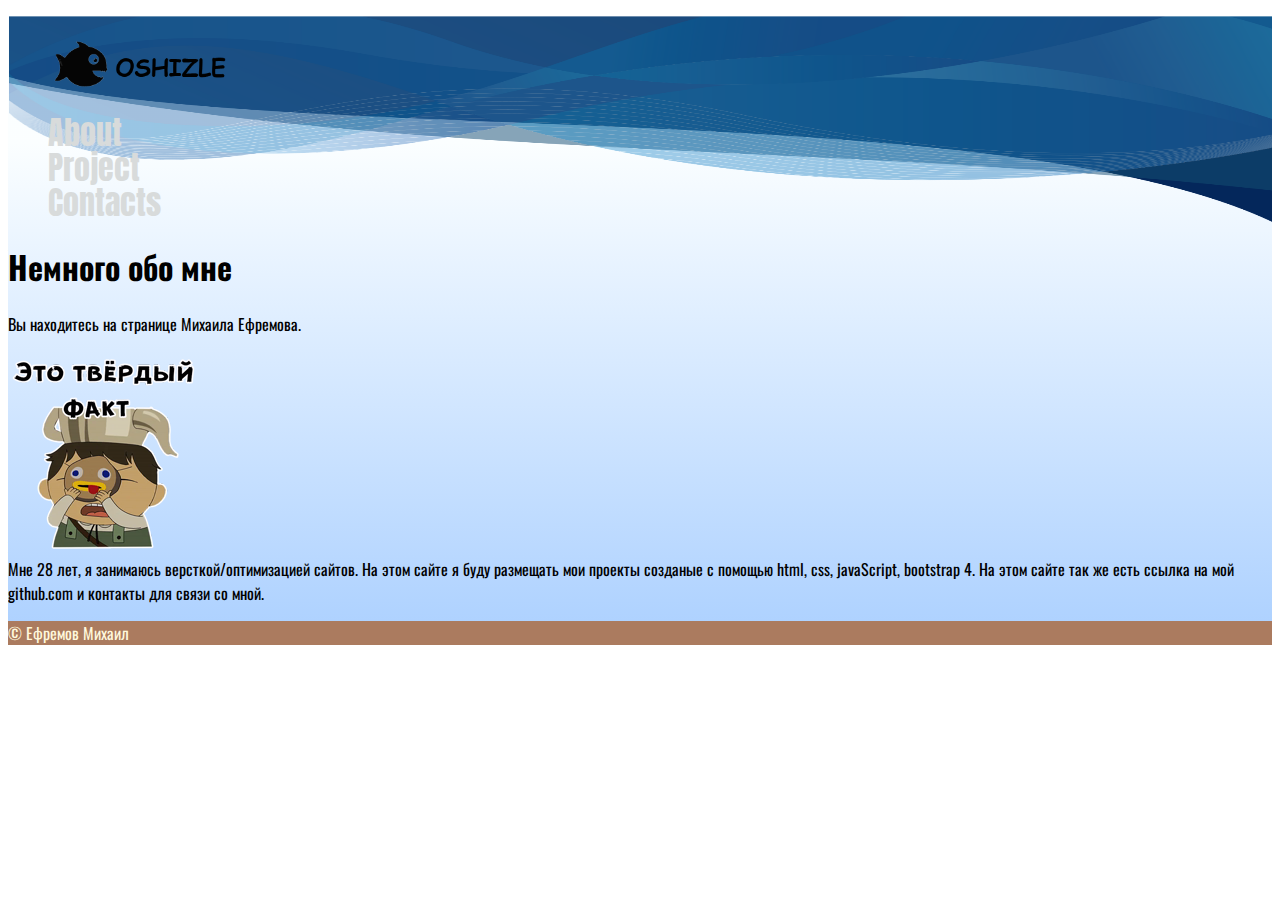
<file: index.html>
<!DOCTYPE html>
<html>

<head>
    <meta charset="utf-8">
    <meta name="viewport" content="width=device-width, initial-scale=1, shrink-to-fit=no">
    <link href="https://fonts.googleapis.com/css2?family=Anton&display=swap" rel="stylesheet">
    <link href="https://fonts.googleapis.com/css2?family=Oswald:wght@200;400&display=swap" rel="stylesheet">
    <link rel="stylesheet" href="css/mainStyle.css">
    <link rel="stylesheet" href="css/uniStyle.css">
    <link rel="stylesheet" href="https://stackpath.bootstrapcdn.com/bootstrap/4.5.0/css/bootstrap.min.css"
        integrity="sha384-9aIt2nRpC12Uk9gS9baDl411NQApFmC26EwAOH8WgZl5MYYxFfc+NcPb1dKGj7Sk" crossorigin="anonymous">
    <title>main</title>
</head>

<body>
    <div class="container-fluid">
        <div class="backgroundBody">
            <header>
                <div class="py-5">
                    <nav>
                        <ul class=" row d-flex justify-content-start align-items-center">
                            <li class="mx-2 col-sm-2 my-1"><img src="images/logo2.png" alt="logo" class="rounded logo"></li>
                            <li id="a" class="mx-2 col-sm-2 my-1"><a href="index.html" class="links">About</a></li>
                            <li id="b" class="mx-2 col-sm-2 my-1"><a href="projects.html" class="links">Project</a></li>
                            <li id="c" class="mx-2 col-sm-2 my-1"><a href="contact.html" class="links">Contacts</a></li>
                        </ul>
                    </nav>

                </div>
            </header>

            <main class="container">
                <section class="row d-flex justify-content-center">

                    <div class="col-sm-10 ">
                        <div class="col-sm-8">
                            <h1 id="about"><b>Немного обо мне</b></h1>
                            <div>
                                <p>Вы находитесь на странице Михаила Ефремова.</p>
                                <img src="images/52.png">
                            </div>
                        </div>

                        <div class="col-sm-8">
                            Мне 28 лет, я занимаюсь версткой/оптимизацией сайтов.
                            На этом сайте я буду размещать мои проекты созданые с помощью html, css, javaScript,
                            bootstrap 4.
                            На этом сайте так же есть ссылка на мой github.com и
                            контакты для связи со мной.</p>
                        </div>
                    </div>
                    <section>

            </main>
            <footer class="py-5 d-flex justify-content-center footerbg">
                &copy; Ефремов Михаил


            </footer>
        </div>
    </div>

</body>

</html>
</file>
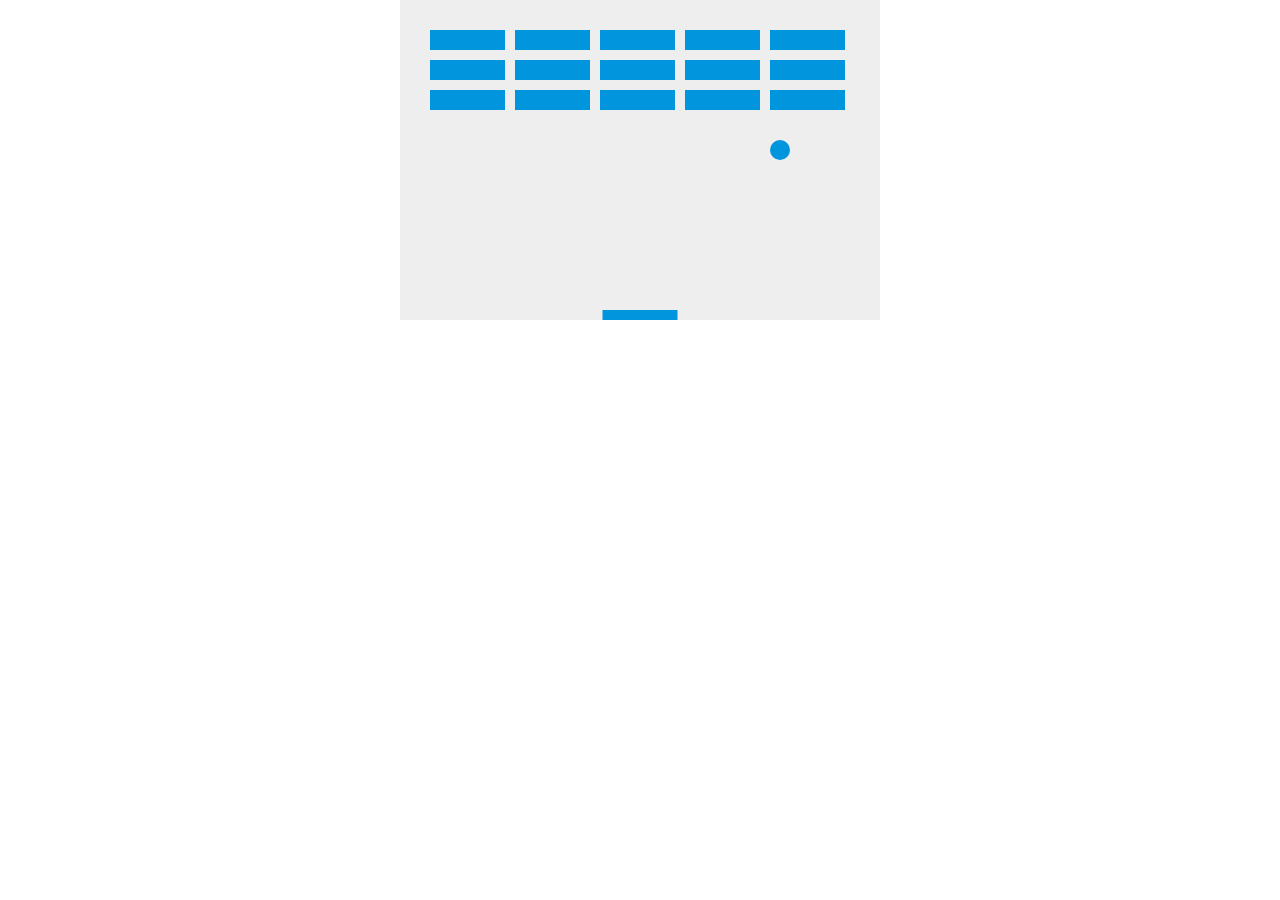
<file: game/index.html>
<!DOCTYPE html>
<html>

<head>
    <meta charset="utf-8" />
    <title>Gamedev Canvas Workshop</title>
    <style>
        * {
            padding: 0;
            margin: 0;
        }

        canvas {
            background: #eee;
            display: block;
            margin: 0 auto;
        }
    </style>
</head>

<body>

    <canvas id="myCanvas" width="480" height="320"></canvas>

    <script>
       var canvas = document.getElementById("myCanvas");
var ctx = canvas.getContext("2d");
var ballRadius = 10;
var x = canvas.width/2;
var y = canvas.height-30;
var dx = 2;
var dy = -2;
var paddleHeight = 10;
var paddleWidth = 75;
var paddleX = (canvas.width-paddleWidth)/2;
var rightPressed = false;
var leftPressed = false;
var brickRowCount = 3;
var brickColumnCount = 5;
var brickWidth = 75;
var brickHeight = 20;
var brickPadding = 10;
var brickOffsetTop = 30;
var brickOffsetLeft = 30;

var bricks = [];
for(var c=0; c<brickColumnCount; c++) {
    bricks[c] = [];
    for(var r=0; r<brickRowCount; r++) {
        bricks[c][r] = { x: 0, y: 0 };
    }
}

document.addEventListener("keydown", keyDownHandler, false);
document.addEventListener("keyup", keyUpHandler, false);

function keyDownHandler(e) {
    if(e.keyCode == 39) {
        rightPressed = true;
    }
    else if(e.keyCode == 37) {
        leftPressed = true;
    }
}
function keyUpHandler(e) {
    if(e.keyCode == 39) {
        rightPressed = false;
    }
    else if(e.keyCode == 37) {
        leftPressed = false;
    }
}

function drawBall() {
    ctx.beginPath();
    ctx.arc(x, y, ballRadius, 0, Math.PI*2);
    ctx.fillStyle = "#0095DD";
    ctx.fill();
    ctx.closePath();
}
function drawPaddle() {
    ctx.beginPath();
    ctx.rect(paddleX, canvas.height-paddleHeight, paddleWidth, paddleHeight);
    ctx.fillStyle = "#0095DD";
    ctx.fill();
    ctx.closePath();
}
function drawBricks() {
    for(var c=0; c<brickColumnCount; c++) {
        for(var r=0; r<brickRowCount; r++) {
            var brickX = (c*(brickWidth+brickPadding))+brickOffsetLeft;
            var brickY = (r*(brickHeight+brickPadding))+brickOffsetTop;
            bricks[c][r].x = brickX;
            bricks[c][r].y = brickY;
            ctx.beginPath();
            ctx.rect(brickX, brickY, brickWidth, brickHeight);
            ctx.fillStyle = "#0095DD";
            ctx.fill();
            ctx.closePath();
        }
    }
}

function draw() {
    ctx.clearRect(0, 0, canvas.width, canvas.height);
    drawBricks();
    drawBall();
    drawPaddle();
    
    if(x + dx > canvas.width-ballRadius || x + dx < ballRadius) {
        dx = -dx;
    }
    if(y + dy < ballRadius) {
        dy = -dy;
    }
    else if(y + dy > canvas.height-ballRadius) {
        if(x > paddleX && x < paddleX + paddleWidth) {
           if(y= y-paddleHeight){
            dy = -dy  ;
			 }
        }
        else {
            alert("GAME OVER");
            document.location.reload();
        }
    }
    
    if(rightPressed && paddleX < canvas.width-paddleWidth) {
        paddleX += 7;
    }
    else if(leftPressed && paddleX > 0) {
        paddleX -= 7;
    }
    
    x += dx;
    y += dy;
}

setInterval(draw, 10);
    </script>

</body>

</html>
</file>
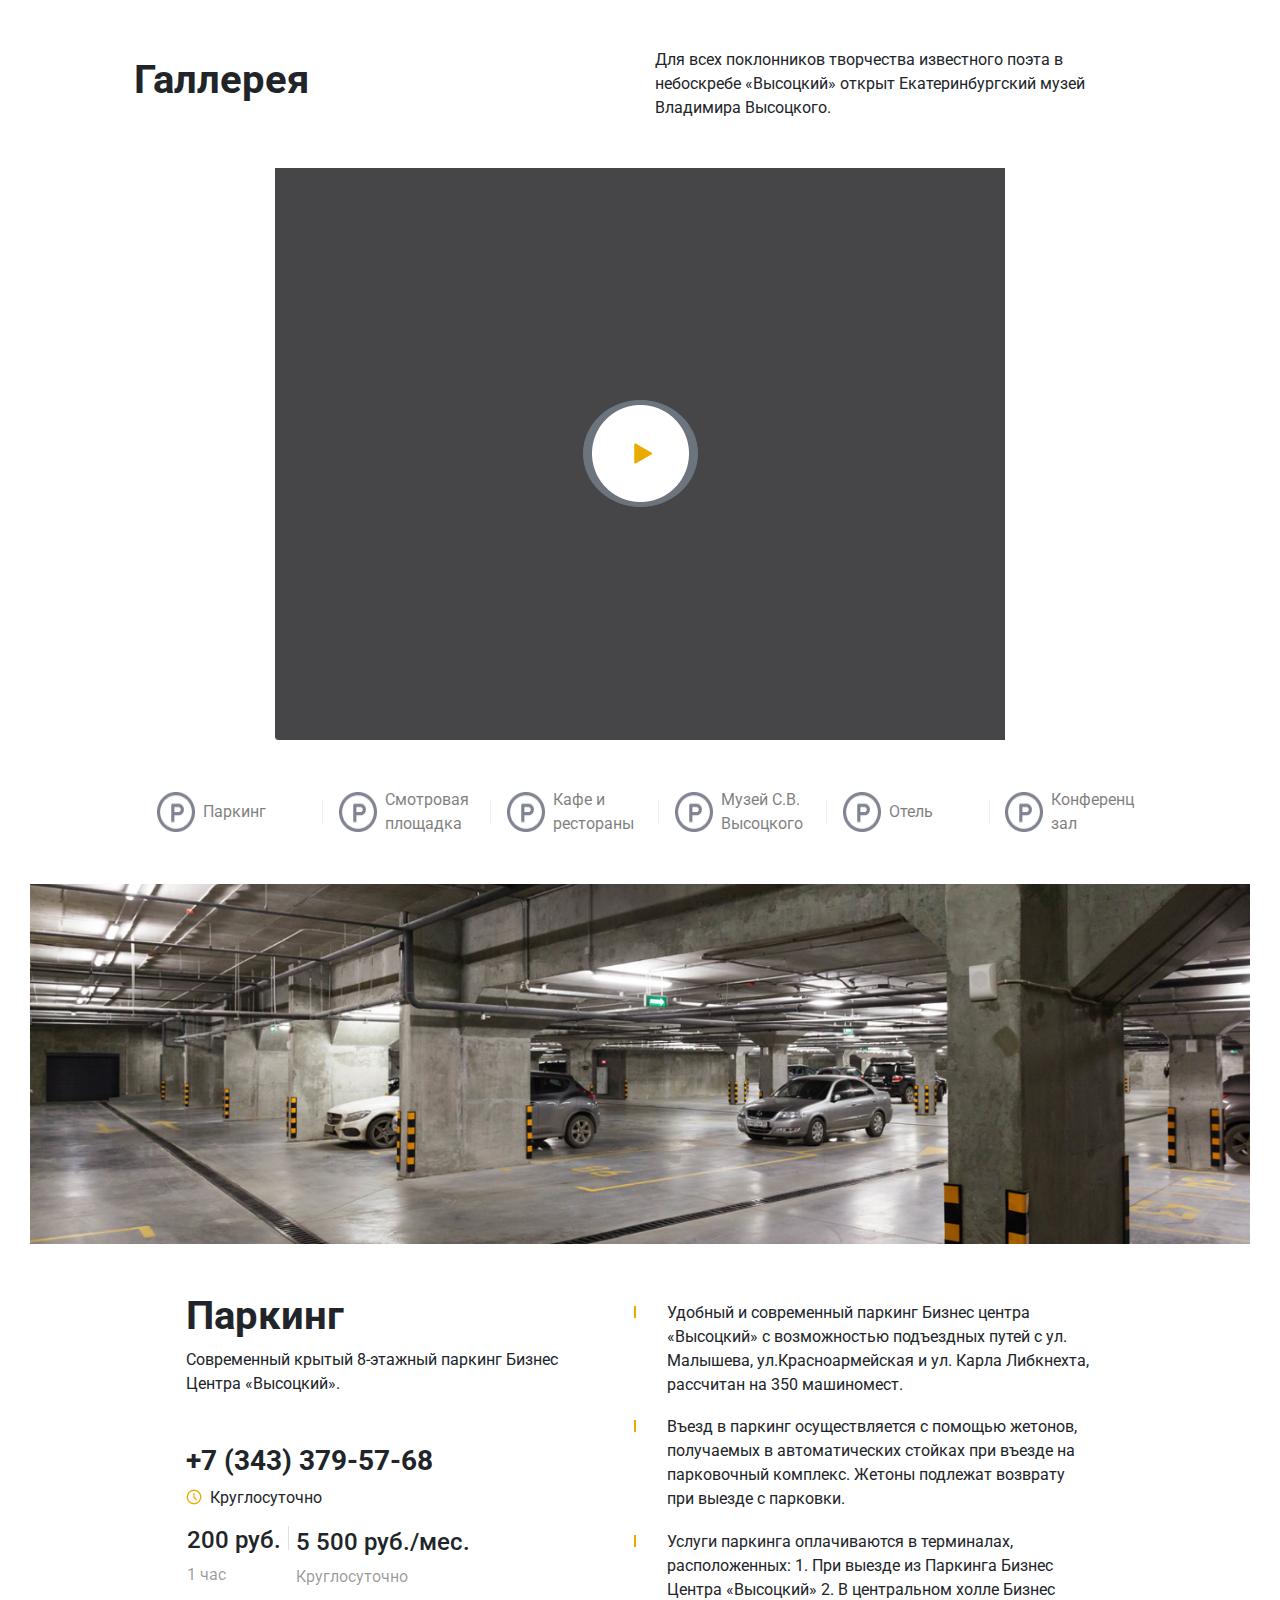
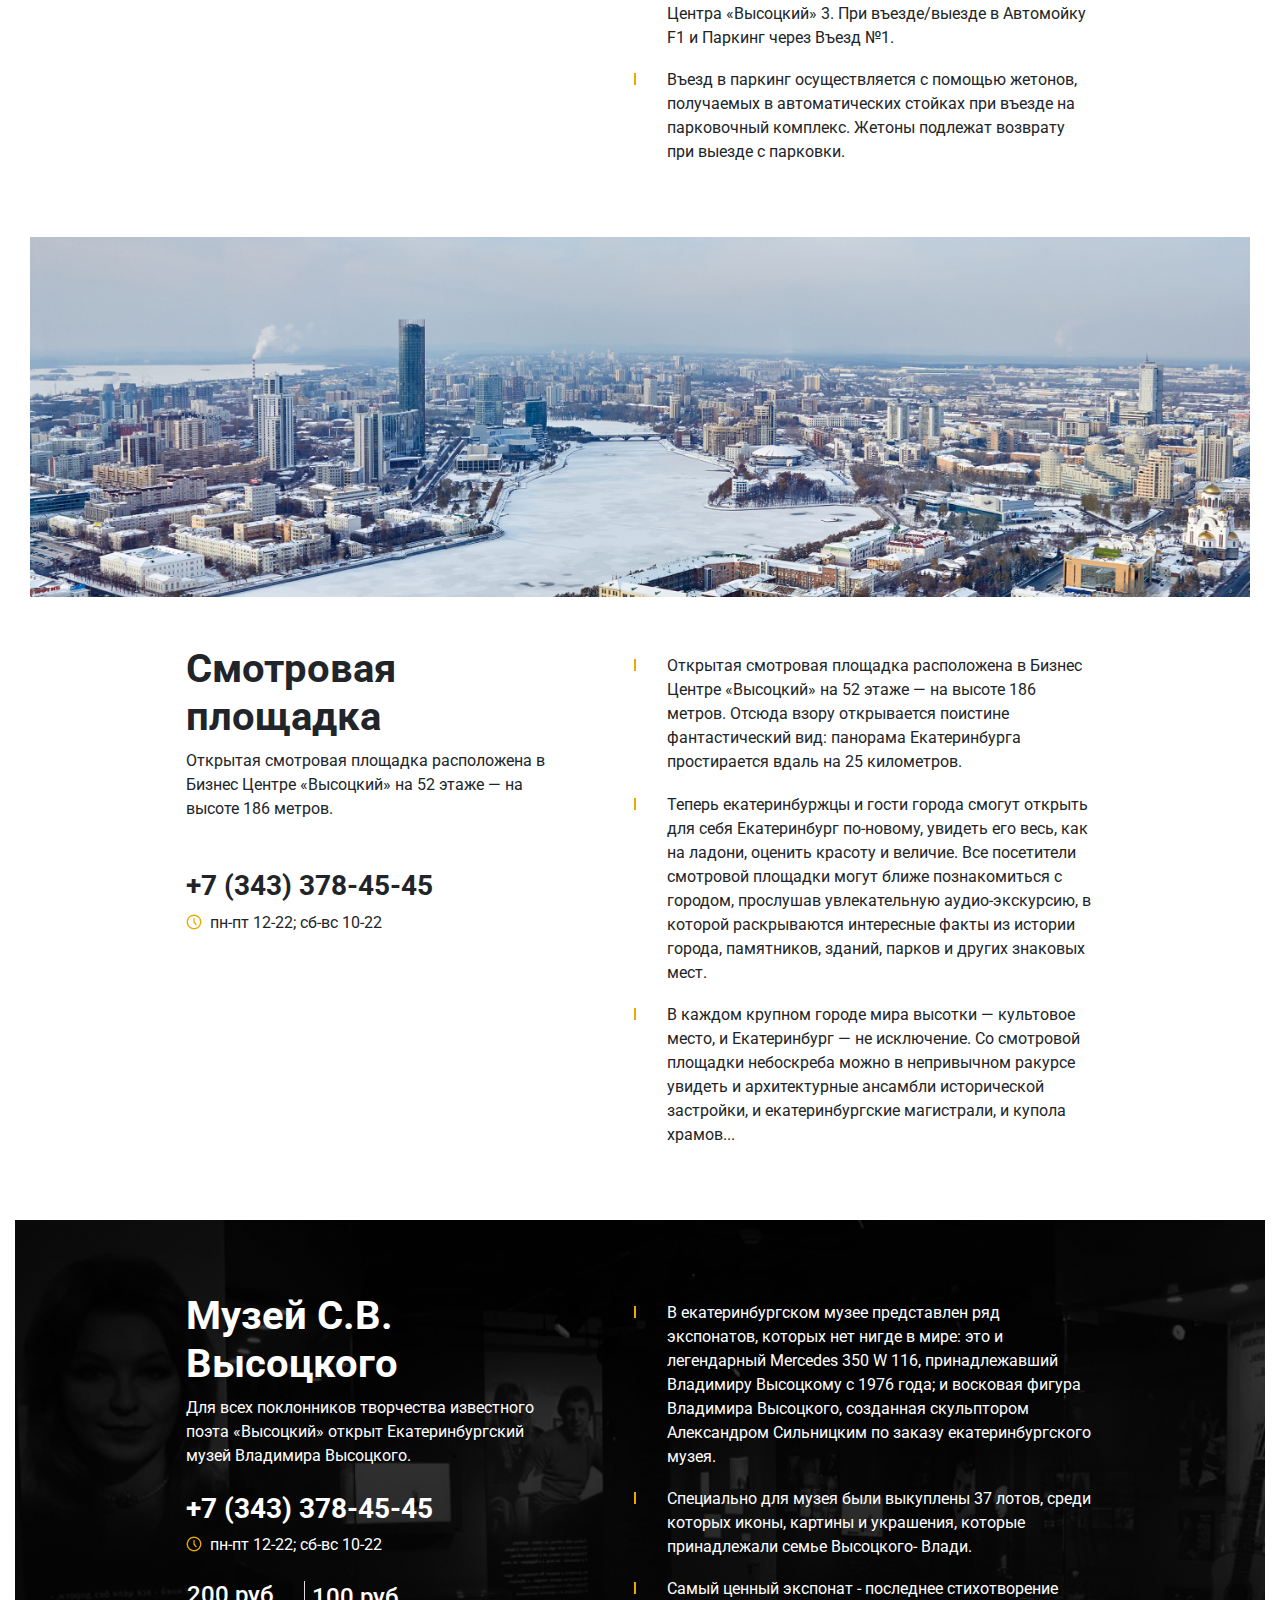
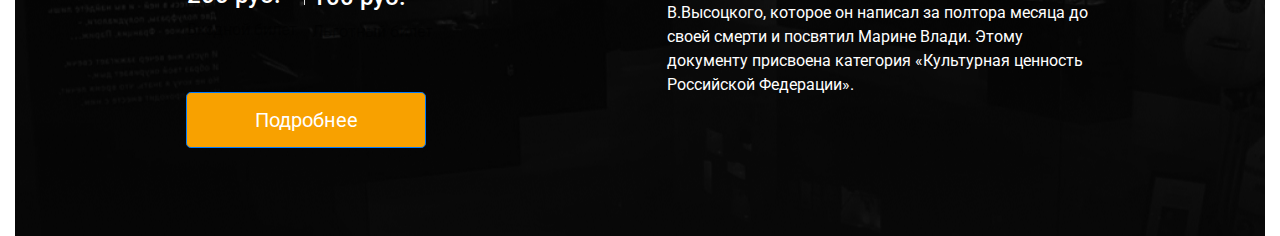
<file: projects/muz/index.html>
<!doctype html>
<html lang="en">

<head>
    <!-- Required meta tags -->
    <meta charset="utf-8">
    <meta name="viewport" content="width=device-width, initial-scale=1, shrink-to-fit=no">

    <!-- Bootstrap CSS -->
    <link rel="stylesheet" href="https://stackpath.bootstrapcdn.com/bootstrap/4.5.2/css/bootstrap.min.css"
        integrity="sha384-JcKb8q3iqJ61gNV9KGb8thSsNjpSL0n8PARn9HuZOnIxN0hoP+VmmDGMN5t9UJ0Z" crossorigin="anonymous">
    <link href="https://fonts.googleapis.com/css2?family=Roboto&display=swap" rel="stylesheet">
    <style>
        .bottom-bg {
            background-image: url("image/background-footer.png");
            width: 100%;
        }

        html {
            min-width: 23.4rem;
        }

        body {

            font-family: 'Roboto', sans-serif;
        }

        a {
            text-decoration: none;
            color: black;
        }

        a:hover {
            text-decoration: none;
            color: black;
        }

        .opacity-gray {
            opacity: 0.5;
        }

        .opacity-gray:hover {
            opacity: 1;
        }

        .gray {
            color: rgba(0, 0, 0, 0.404);
        }

        .white {
            color: white;
        }

        .img-head {
            width: 95%;
            height: 95%;
            max-width: 17.6rem;
            max-height: 17.6rem;
        }

        .img-fluid {
            width: 100%;
            height: 60%;
        }

        .btn-size-color {
            background: rgb(248, 161, 0);
            width: 15rem;
            height: 3.5rem;
        }

        .bg-btn {
            background-image: url("image/video-img.png");
            width: 100%;
            height: 35.72rem;
        }

        .btn-rds {
            border-radius: 50%;
        }

        .marker-nav {
            list-style-image: url("image/gray-line.png");
        }

        .marker-nav {
            padding: 0;
            text-align: center;
        }

        .marker-navi {
            list-style-image: url("image/gray-line.png");
        }


        .marker-nav {

            padding: 0;
            text-align: center;

        }

        nav ul li {
            content: " ";
            word-spacing: 1.1em;
            background-repeat: no-repeat;
            background-position: 50% 60%;
            list-style-image: url("image/parking-icon.png");

        }

        .marker-price {
            list-style-image: url("image/gray-line.png");
            margin-left: 4%;
            margin-right: 2%;

        }

        .markers {
            list-style-image: url("image/orange-line.png");
        }

        .markers li {
            padding-bottom: 2%;
            padding-top: 2%;
            padding-left: 1.5rem;
        }

        .marker-nav {
            padding: 0;
            text-align: center;
        }

        .width-m {
            max-width: 7.5rem;
        }




        .none-m {
            list-style-type: none;
        }



        @media(max-width: 91.6rem) {
            div .mr-n4 {
                display: none;
            }

        }


        @media (min-width: 75rem) {

            .gray-li {
                display: none;
            }
        }

    </style>

    <title>Высоцкий</title>
</head>

<body>

    <div class="container-fluid ">

        <section class=" container-fluid my-5">

            <div class="row my-5 d-flex  align-items-center justify-content-center">
                <div class="col-12 col-xl-5 ">
                    <h1 class="font-weight-bold"> Галлерея</h1>
                </div>
                <div class="col-12 col-xl-5">
                    Для всех поклонников творчества известного поэта в небоскребе «Высоцкий» открыт Екатеринбургский
                    музей
                    Владимира Высоцкого.
                </div>
                <!--there should be a video here-->
            </div>
            <div class="row d-flex  justify-content-center flex-xl-wrap">
                <div class="col-12 col-xl-7 py-1 bg-btn d-flex  align-items-center justify-content-center">
                    <button type="button" class="btn btn-secondary btn-sm btn-rds"><img
                            src="image/button-video.png"></button>

                    <!--there should be a video here-->

                </div>
                <div class="col-5  mr-n4 ">

                    <img src="image/holl-img1.png" class="img-head px-1 pb-2" alt="Стенд">
                    <img src="image/holl-img2.png" class="img-head px-1 pb-2" alt="Фото с поцелуями">
                    <img src="image/holl-img3.png" class="img-head px-1" alt="Большой зал памяти">
                    <img src="image/holl-img4.png" class="img-head px-1" alt="Гитары">

                </div>
            </div>

        </section>

        <section class="container-fluid row d-flex justify-content-center my-5 ">


            <div class="mx-4 d-flex flex-row align-items-center opacity-gray width-m ">
                <img src="image/gray-line.png" width="0.125rem" height="24px" class="mx-2 gray-li">
                <img src="image/parking-icon.png" width="38px" height="40px" class="mx-2">
                <a href="#par">Паркинг</a>
            </div>
            <div class="mx-4  d-flex flex-row align-items-center opacity-gray width-m">
                <img src="image/gray-line.png" width="0.125rem" height="24px" class="mx-2 gray-line">
                <img src="image/parking-icon.png" width="38px" height="40px" class="mx-2">
                <a href="#pl">Смотровая площадка</a>
            </div>
            <div class="mx-4  d-flex flex-row align-items-center opacity-gray width-m">
                <img src="image/gray-line.png" width="0.125rem" height="24px" class="mx-2 gray-line">
                <img src="image/parking-icon.png" width="38px" height="40px" class="mx-2">
                <a href="#">Кафе и рестораны</a>
            </div>

            <div class="mx-4  d-flex flex-row align-items-center opacity-gray width-m">
                <img src="image/gray-line.png" width="0.125rem" height="24px" class="mx-2 gray-line">
                <img src="image/parking-icon.png" width="38px" height="40px" class="mx-2">
                <a href="#muz">Музей С.В. Высоцкого</a>
            </div>
            <div class="mx-4 d-flex flex-row align-items-center opacity-gray width-m">
                <img src="image/gray-line.png " width="0.125rem" height="24px" class="mx-2 gray-line">
                <img src="image/parking-icon.png" width="38px" height="40px" class="mx-2">
                <a href="#">Отель</a>
            </div>
            <div class="mx-4 d-flex flex-row align-items-center opacity-gray width-m">
                <img src="image/gray-line.png" width="0.125rem" height="24px" class="mx-2 gray-line">
                <img src="image/parking-icon.png" width="38px" height="40px" class="mx-2">
                <a href="#">Конференц зал</a>
            </div>




        </section>

        <section class="container-fluid my-5 ">

            <img src="image/image-parking.png" class="img-fluid" alt="Responsive image">
            <div class="row d-flex  align-items-start justify-content-center my-5">

                <div class="col-sm-6 col-md-4">
                    <div class="mb-5 ">
                        <h1 class="font-weight-bold" id="par">Паркинг</h1>
                        <p> Современный крытый 8-этажный паркинг Бизнес Центра «Высоцкий».</p>
                    </div>
                    <h3 class="font-weight-bold">+7 (343) 379-57-68</h3>
                    <p><img src="image/ic_clock.png" class="mr-2 mb-1">Круглосуточно</p>
                    <ul class="row">
                        <li class="none-m ml-n4">
                            <h4>200 руб.</h4>
                            <p class="gray">1 час</p>
                        </li>
                        <li class="marker-price">
                            <h4>5 500 руб./мес.</h4>
                            <p class="gray ">Круглосуточно</p>
                        </li>
                    </ul>
                </div>
                <div class="col-12 col-lg-5">
                    <ul class="markers">
                        <li>Удобный и современный паркинг Бизнес центра «Высоцкий» с возможностью подъездных путей с
                            ул. Малышева, ул.Красноармейская и ул. Карла Либкнехта, рассчитан на 350 машиномест.</li>
                        <li> Въезд в паркинг осуществляется с помощью жетонов,
                            получаемых в автоматических стойках при въезде на парковочный комплекс.
                            Жетоны подлежат возврату при выезде с парковки.</li>
                        <li>Услуги паркинга оплачиваются в терминалах, расположенных:
                            1. При выезде из Паркинга Бизнес Центра «Высоцкий»
                            2. В центральном холле Бизнес Центра «Высоцкий»
                            3. При въезде/выезде в Автомойку F1 и Паркинг через Въезд №1.
                        </li>
                        <li>Въезд в паркинг осуществляется с помощью жетонов,
                            получаемых в автоматических стойках при въезде на парковочный комплекс.
                            Жетоны подлежат возврату при выезде с парковки.</li>
                    </ul>
                </div>

            </div>

        </section>
        <section class="container-fluid my-5">

            <img src="image/image-city.png" class="img-fluid" alt="Responsive image">
            <div class="row  d-flex  align-items-start justify-content-center my-5">

                <div class="col-sm-6 col-md-4">
                    <div class="mb-5">
                        <h1 class="font-weight-bold" id="pl">Смотровая площадка</h1>
                        <p> Открытая смотровая площадка расположена в Бизнес Центре «Высоцкий» на 52 этаже — на высоте
                            186
                            метров.</p>
                    </div>
                    <h3 class="font-weight-bold">+7 (343) 378-45-45</h3>
                    <p><img src="image/ic_clock.png" class="mr-2 mb-1">пн-пт 12-22; сб-вс 10-22</p>

                </div>
                <div class="col-12 col-lg-5">
                    <ul class="markers">
                        <li>Открытая смотровая площадка расположена в Бизнес Центре «Высоцкий» на 52 этаже — на высоте
                            186
                            метров.
                            Отсюда взору открывается поистине фантастический вид:
                            панорама Екатеринбурга простирается вдаль на 25 километров.
                        <li> Теперь екатеринбуржцы и гости города смогут открыть для себя Екатеринбург по-новому,
                            увидеть его весь, как на ладони, оценить красоту и величие.
                            Все посетители cмотровой площадки могут ближе познакомиться с городом, прослушав
                            увлекательную
                            аудио-экскурсию,
                            в которой раскрываются интересные факты из истории города,
                            памятников, зданий, парков и других знаковых мест.
                        <li>
                            В каждом крупном городе мира высотки — культовое место, и Екатеринбург — не исключение.
                            Со смотровой площадки небоскреба можно в непривычном ракурсе увидеть и архитектурные
                            ансамбли
                            исторической застройки,
                            и екатеринбургские магистрали, и купола храмов...
                        </li>
                    </ul>

                </div>

            </div>

        </section>
        <section class="container-fluid bottom-bg py-4">

            <div class="row  white d-flex align-items-start justify-content-center my-5">

                <div class="col-sm-6 col-md-4 ">

                    <h1 class="font-weight-bold " id="muz">Музей С.В. Высоцкого</h1>
                    <p> Для всех поклонников творчества известного поэта «Высоцкий» открыт Екатеринбургский музей
                        Владимира
                        Высоцкого.</p>
                    <div class="my-4">
                        <h3 class="font-weight-bold">+7 (343) 378-45-45</h3>

                        <p><img src="image/ic_clock.png" class="mr-2 mb-1">пн-пт 12-22; сб-вс 10-22</p>
                    </div>
                    <ul class="row">
                        <li class="none-m ml-n4">
                            <h4>200 руб.</h4>
                            <p class="gray">Входной билет</p>
                        </li>
                        <li class="marker-price">
                            <h4>100 руб. </h4>
                            <p class="gray ">Льготный билет</p>
                        </li>
                    </ul>
                    <button type="button" class="btn btn-primary btn-lg btn-size-color my-3 ">Подробнее</button>


                </div>
                <div class="col-12 col-lg-5 ">
                    <ul class="markers">

                        <li> В екатеринбургском музее представлен ряд экспонатов, которых нет нигде в мире:
                            это и легендарный Mercedes 350 W 116, принадлежавший Владимиру Высоцкому с 1976 года;
                            и восковая фигура Владимира Высоцкого,
                            созданная скульптором Александром Сильницким по заказу екатеринбургского музея.</li>
                        <li> Специально для музея были выкуплены 37 лотов, среди которых иконы, картины и украшения,
                            которые принадлежали семье Высоцкого- Влади.</li>
                        <li>
                            Самый ценный экспонат - последнее стихотворение В.Высоцкого,
                            которое он написал за полтора месяца до своей смерти и посвятил Марине Влади.
                            Этому документу присвоена категория «Культурная ценность Российской Федерации».
                        </li>
                    </ul>
                </div>


            </div>
        </section>
    </div>



    <script src="https://stackpath.bootstrapcdn.com/bootstrap/4.5.2/js/bootstrap.min.js"
        integrity="sha384-B4gt1jrGC7Jh4AgTPSdUtOBvfO8shuf57BaghqFfPlYxofvL8/KUEfYiJOMMV+rV"
        crossorigin="anonymous"></script>
</body>

</html>
</file>
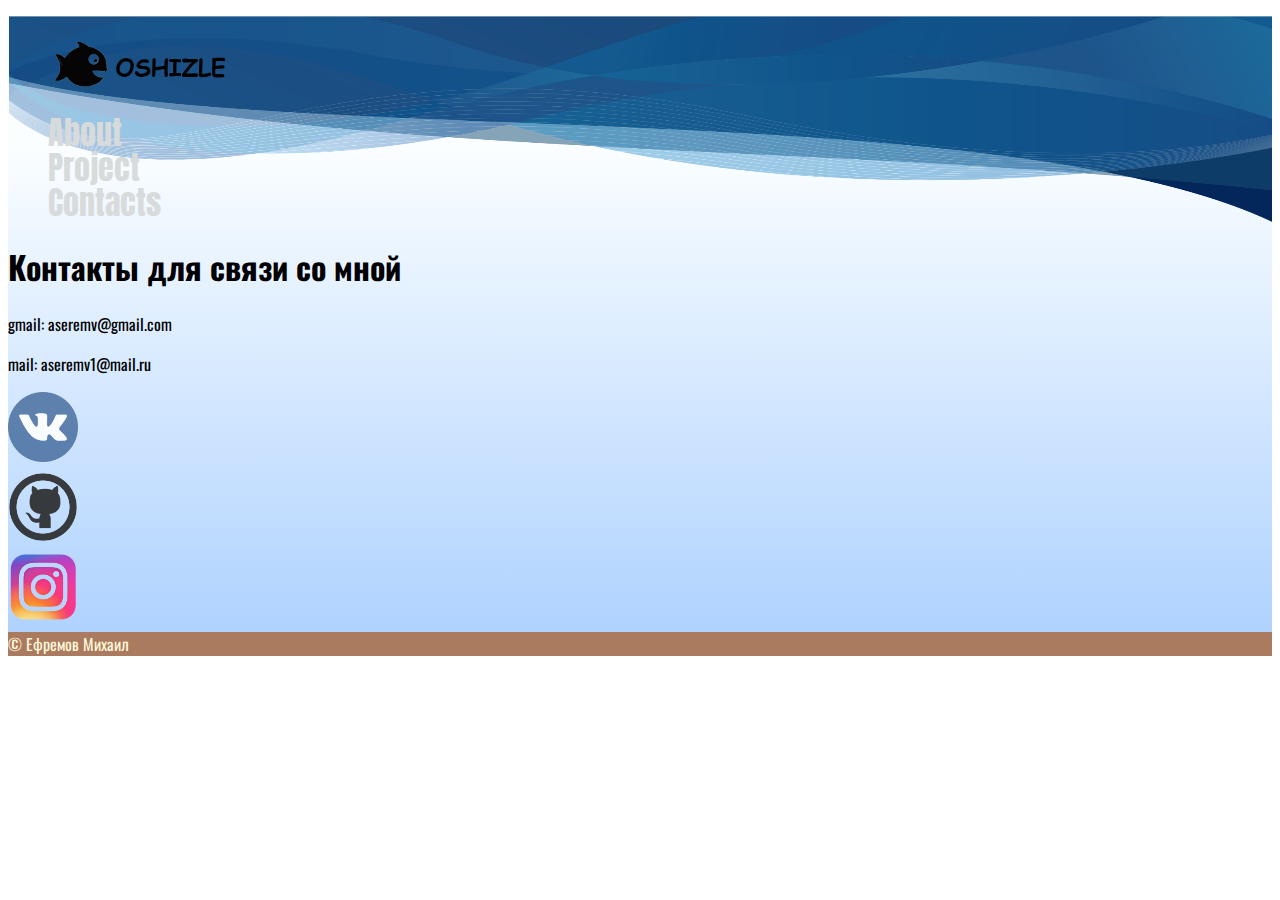
<file: contact.html>
<!DOCTYPE html>
<html>

<head>
  <meta charset="utf-8">
  <meta name="viewport" content="width=device-width, initial-scale=1, shrink-to-fit=no">
  <link href="https://fonts.googleapis.com/css2?family=Anton&display=swap" rel="stylesheet">
  <link href="https://fonts.googleapis.com/css2?family=Oswald:wght@200;400&display=swap" rel="stylesheet">

  <link rel="stylesheet" href="css/uniStyle.css">
  <link rel="stylesheet" href="css/contactStyle.css">
  <link rel="stylesheet" href="https://stackpath.bootstrapcdn.com/bootstrap/4.5.0/css/bootstrap.min.css"
    integrity="sha384-9aIt2nRpC12Uk9gS9baDl411NQApFmC26EwAOH8WgZl5MYYxFfc+NcPb1dKGj7Sk" crossorigin="anonymous">

  <title>contacts</title>
</head>

<body>
  <div class="container-fluid">
    <div class="backgroundBody">
      <div>
        <header>
          <div class="py-5">
              <nav>
                  <ul class=" row d-flex justify-content-start align-items-center">
                      <li class="mx-2 col-sm-2 my-1"><img src="images/logo2.png" alt="logo" class="rounded logo"></li>
                      <li id="a" class="mx-2 col-sm-2 my-1"><a href="index.html" class="links">About</a></li>
                      <li id="b" class="mx-2 col-sm-2 my-1"><a href="projects.html" class="links">Project</a></li>
                      <li id="c" class="mx-2 col-sm-2 my-1"><a href="contact.html" class="links">Contacts</a></li>
                  </ul>
              </nav>

          </div>
      </header>

      </div>
      <main>
        <section class="row">
          <div class="col">
            <h1 id="contacts" class="mx-3"><b>Контакты для связи со мной</b></h1>
            <div class="col mx-3">
              <p>gmail: aseremv@gmail.com</p>
              <p>mail: aseremv1@mail.ru</p>
            </div>
            <div class="row my-3  d-flex  justify-content-center">
              <div class="col-sm-2  d-flex  justify-content-center box-logo">
                <a href="https://vk.com/mihhhaemv" target="_blank"><img src="images/logovk.png" class="icon-logo"></a>
              </div>
              <div class="col-sm-2  d-flex  justify-content-center box-logo">
                <a href="https://github.com/MishaEfremov" target="_blank"><img src="images/logogit.png"
                    class="icon-logo"></a>
              </div>
              <div class="col-sm-2  d-flex  justify-content-center box-logo">
                <a href="https://www.instagram.com/tattoo_mishka/?hl=ru" target="_blank"><img src="images/inst.png"
                    class="icon-logo"></a>
              </div>
            </div>
          </div>
        </section>
      </main>
      <footer class="py-5 d-flex justify-content-center footerbg">
        &copy; Ефремов Михаил
      </footer>
    </div>
  </div>
</body>

</html>
</file>
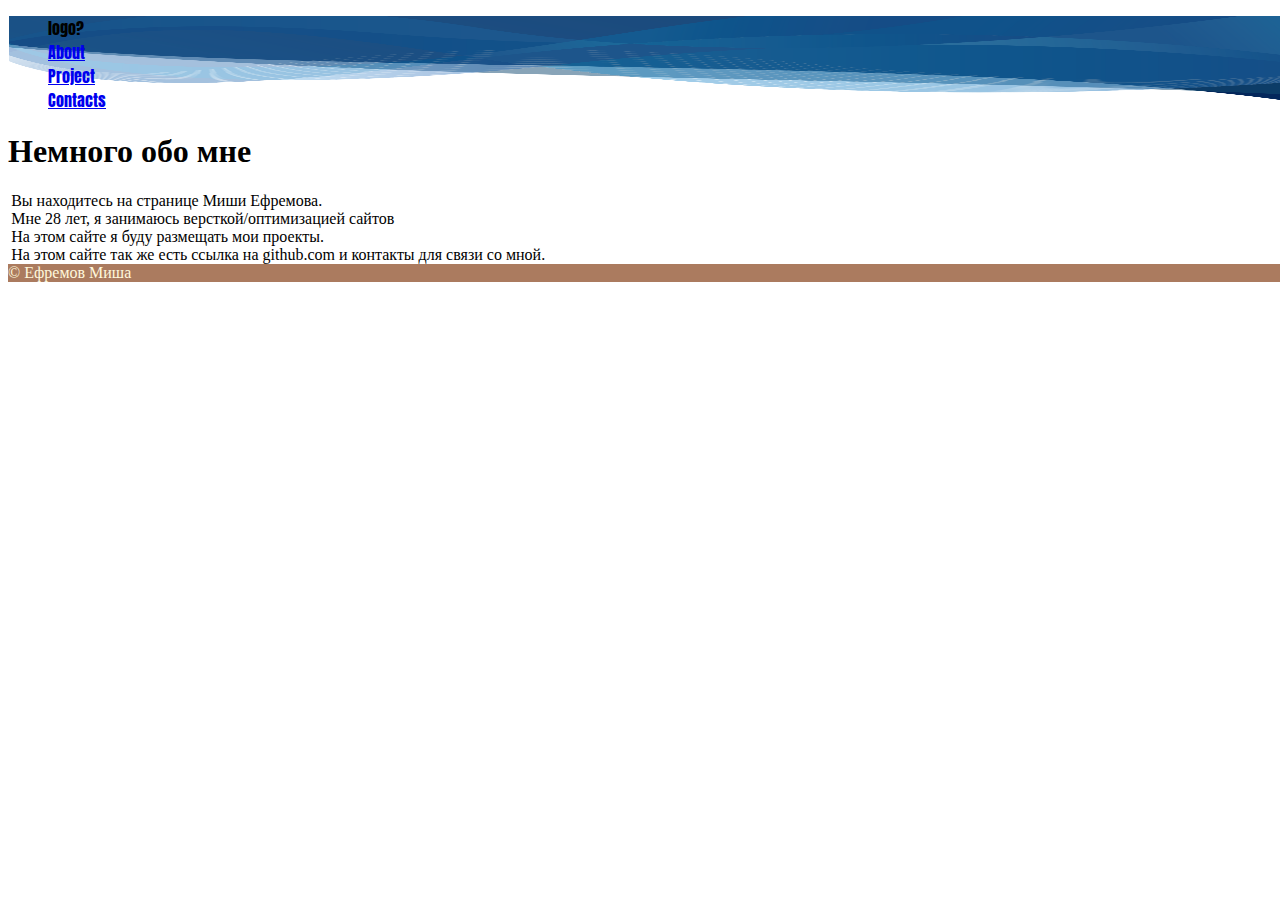
<file: mainPage.html>
<!DOCTYPE html>
<html>

<head>
    <meta charset='utf-8'>
    <meta http-equiv='X-UA-Compatible' content='IE=edge'>
    <link href="https://fonts.googleapis.com/css2?family=Anton&display=swap" rel="stylesheet">
    <link href="https://fonts.googleapis.com/css2?family=Oswald:wght@200;400&display=swap" rel="stylesheet">
    <link rel="stylesheet" href="css/mainStyle.css">
    <link rel="stylesheet" href="css/uniStyle.css">
    <link rel="stylesheet" href="css/stylemedia.css">
    <meta name="viewport" content="width=device-width, initial-scale=1, shrink-to-fit=no">
    <title>main</title>
</head>

<body>
    <div class="cotainer grid">
        <header>
            <div>
                <nav>
                    <ul class="nav-ul">

                        <li id="d">logo?</li>
                        <li id="a" class=" red-line"><a href="mainPage.html">About</a></li>
                        <li id="b" class=" red-line"><a href="projects.html">Project</a></li>
                        <li id="c" class=" red-line"><a href="contact.html">Contacts</a></li>
                    </ul>
                </nav>
            </div>
        </header>
        
        <main class="main">
            <h1 id="about">Немного обо мне</h1>
            <div class="border " id="size-a">
                <p>Вы находитесь на странице Миши Ефремова.</p>
                <p>Мне 28 лет, я занимаюсь версткой/оптимизацией сайтов</p>
                <p> На этом сайте я буду размещать мои проекты.</p>
                <p>На этом сайте так же есть ссылка на github.com и контакты для связи со мной.</p>
            </div>


        </main>
        <footer class="footerbg">
            &copy; Ефремов Миша
        </footer>
    </div>
</body>

</html>
</file>
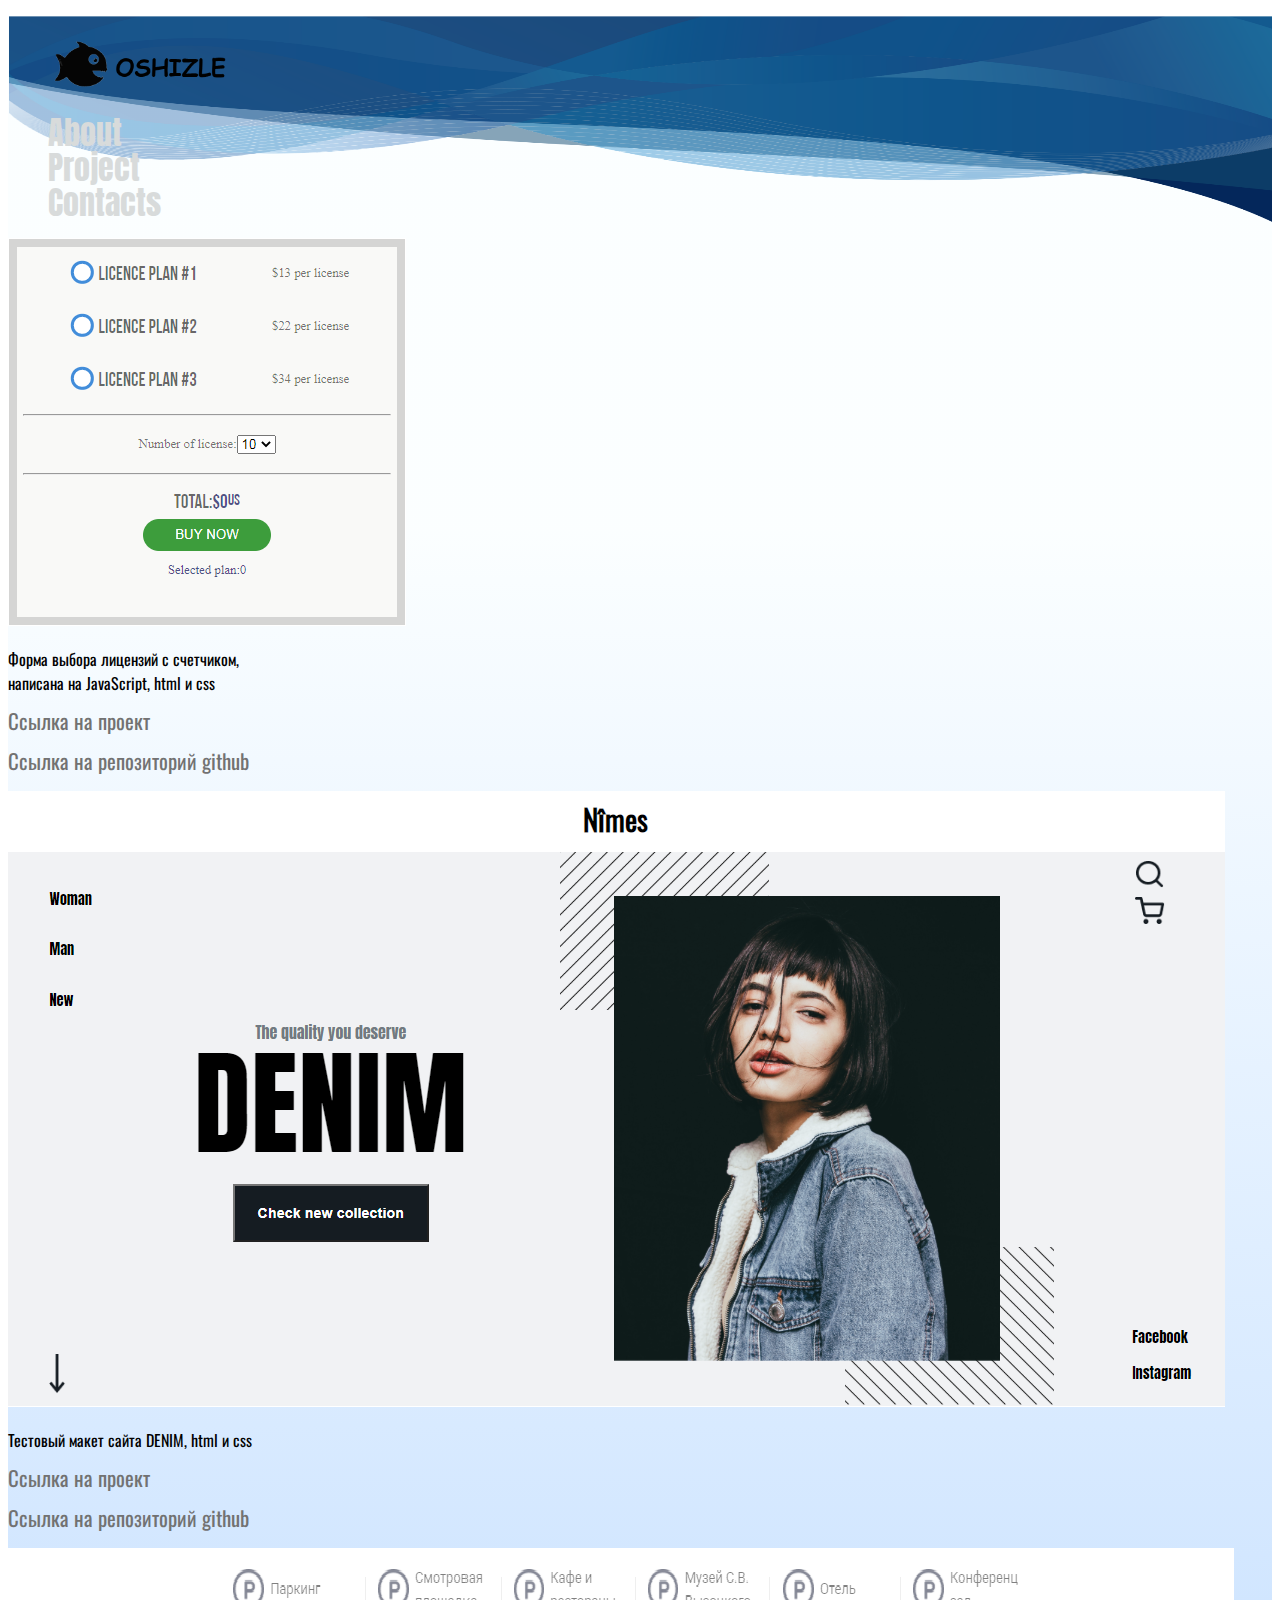
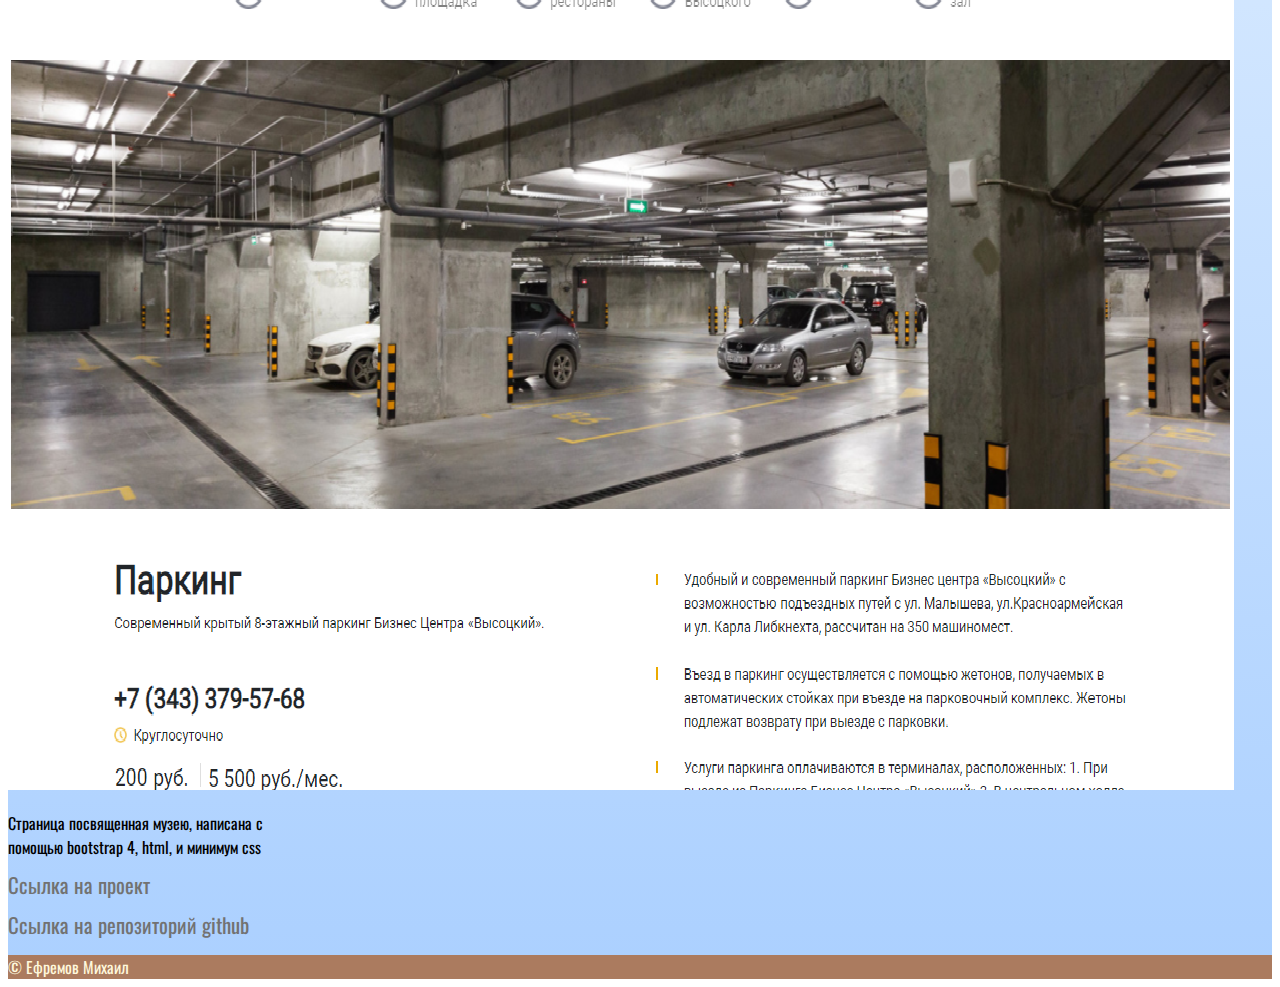
<file: projects.html>
<!DOCTYPE html>
<html>

<head>
    <meta charset="utf-8">
    <meta name="viewport" content="width=device-width, initial-scale=1, shrink-to-fit=no">
    <link href="https://fonts.googleapis.com/css2?family=Anton&display=swap" rel="stylesheet">
    <link href="https://fonts.googleapis.com/css2?family=Oswald:wght@200;400&display=swap" rel="stylesheet">
    <link rel="stylesheet" href="css/uniStyle.css">
    <link rel="stylesheet" href="https://stackpath.bootstrapcdn.com/bootstrap/4.5.0/css/bootstrap.min.css"
        integrity="sha384-9aIt2nRpC12Uk9gS9baDl411NQApFmC26EwAOH8WgZl5MYYxFfc+NcPb1dKGj7Sk" crossorigin="anonymous">
    <title>projects</title>
</head>

<body>
    <div class="container-fluid">
        <div class="backgroundBody">
            <div>
                <header>
                    <div class="py-5">
                        <nav>
                            <ul class=" row d-flex justify-content-start align-items-center">
                                <li class="mx-2 col-sm-2 my-1"><img src="images/logo2.png" alt="logo"
                                        class="rounded logo"></li>
                                <li id="a" class="mx-2 col-sm-2 my-1"><a href="index.html" class="links">About</a></li>
                                <li id="b" class="mx-2 col-sm-2 my-1"><a href="projects.html" class="links">Project</a>
                                </li>
                                <li id="c" class="mx-2 col-sm-2 my-1"><a href="contact.html" class="links">Contacts</a>
                                </li>
                            </ul>
                        </nav>

                    </div>
                </header>
            </div>

            <main>
                <section class="row d-flex  justify-content-center my-5">
                    <div class="card col-sm-3 m-2" style="width: 18rem;">
                        <img src="images/form-proj.png" class="card-img-top" alt="...">
                        <div class="card-body">
                            <p class="card-text">Форма выбора лицензий с счетчиком, написана на JavaScript, html и css
                            </p>
                            <p><a href="projects/form/form.html" class="link-proj " target="_blank">Ссылка на проект</a>
                            </p>
                            <p><a href="https://github.com/MishaEfremov/form-Licence" class="link-proj "
                                    target="_blank">Ссылка на репозиторий github</a></p>

                        </div>
                    </div>
                    <div class="card col-sm-3 m-2" style="width: 18rem;">
                        <img src="images/img-proj.png" class="card-img-top" alt="...">
                        <div class="card-body">
                            <p class="card-text">Тестовый макет сайта DENIM, html и css</p>
                            <p><a href="projects/denim/main.html" class="link-proj " target="_blank">Ссылка на
                                    проект</a></p>
                            <p><a href="https://github.com/MishaEfremov/denim" class="link-proj " target="_blank">Ссылка
                                    на репозиторий github</a></p>
                        </div>
                    </div>
                    <div class="card col-sm-3 m-2" style="width: 18rem;">
                        <img src="images/prewBoot.png" class="card-img-top" alt="...">
                        <div class="card-body">
                            <p class="card-text">Страница посвященная музею, написана с помощью bootstrap 4, html, и
                                минимум css </p>
                            <p><a href="projects/muz/index.html" class="link-proj " target="_blank">Ссылка на проект</a>
                            </p>
                            <p><a href="https://github.com/MishaEfremov/-test_task_Vysotsky" class="link-proj "
                                    target="_blank">Ссылка на репозиторий github</a></p>
                        </div>
                    </div>

                </section>
            </main>
            <footer class="py-5 d-flex justify-content-center footerbg">
                &copy; Ефремов Михаил
            </footer>
        </div>
    </div>
</body>

</html>
</file>
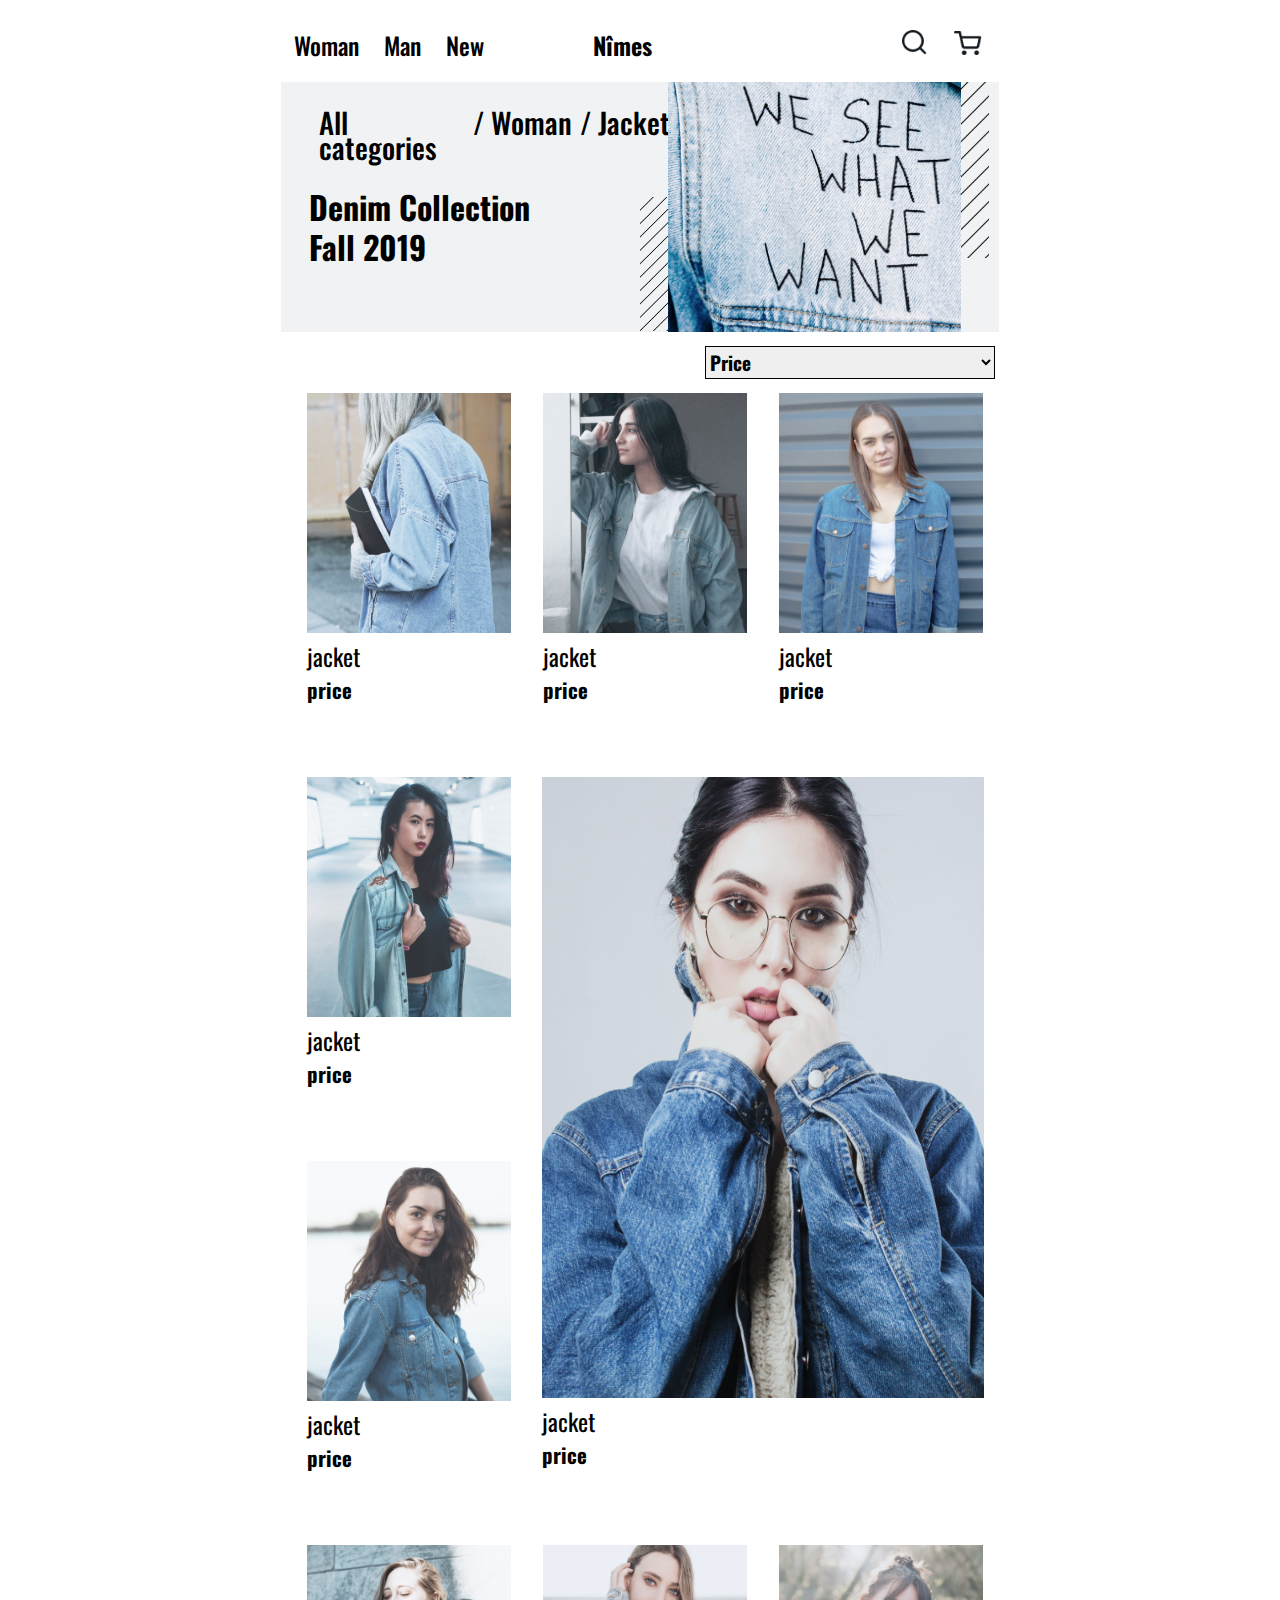
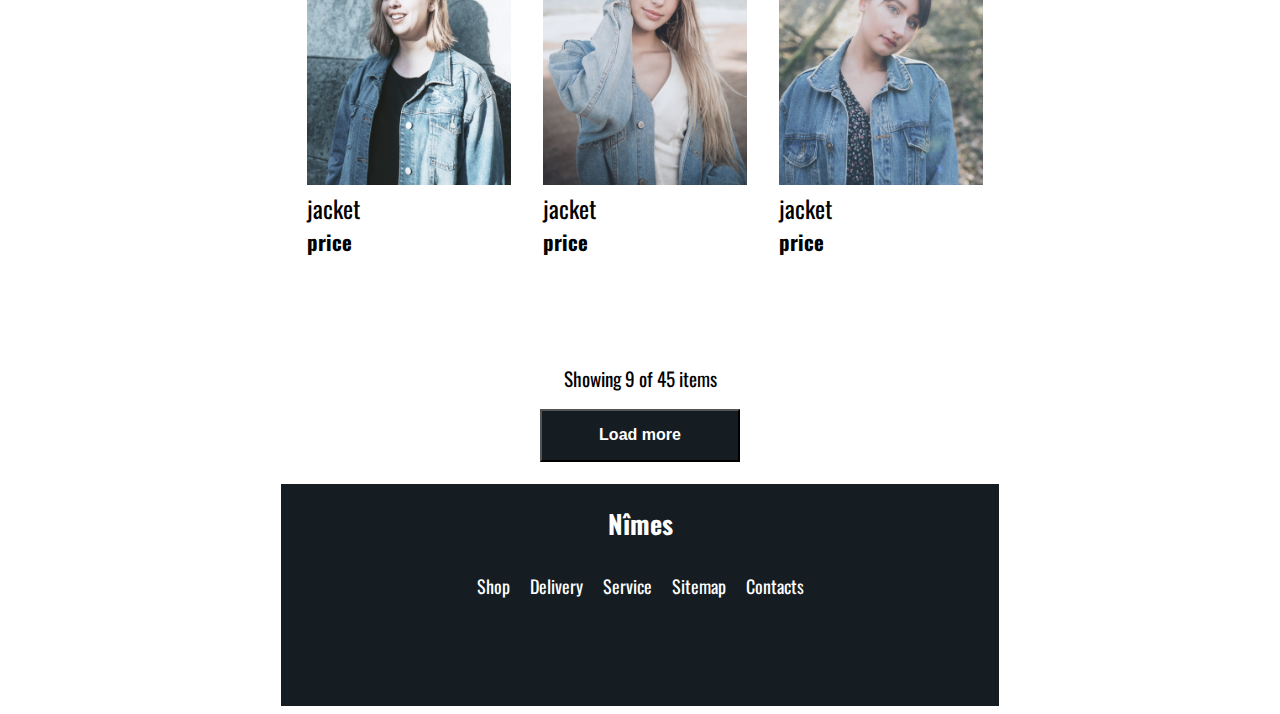
<file: projects/main-catalog.html>
<!DOCTYPE html>
<html>

<head>
    <meta charset='utf-8'>
    <meta http-equiv='X-UA-Compatible' content='IE=edge'>
    <title>catalog</title>
    <link rel="stylesheet" href="css/style-main-catalog.css">
    <link rel="stylesheet" href="css/footer-navigation.css">
    <link href="https://fonts.googleapis.com/css2?family=Anton&display=swap" rel="stylesheet">
    <link href="https://fonts.googleapis.com/css2?family=Oswald:wght@200;400&display=swap" rel="stylesheet">
    <meta name="viewport" content="width=devicewidth, initial-scale=1, shrink-to-fit=no">

</head>

<body>
    <header>
        <section class="conteiner">
            <nav class="navigation">
                <p class="text-navigation"><a href="#">Woman</a></p>
                <p class="text-navigation"><a href="#">Man</a></p>
                <p class="text-navigation"><a href="#">New</a></p>
                <div class="menu">
                    <a href="#"><img src="images/menu-catalog.png" class="box"></a>
                </div>
            </nav>

            <h1>Nîmes</h1>
            <div class="vektors">
                <a href="#"><img src="images/Vector.png" class="box"></a>
                <a href="#"><img src="images/Vector1.png" class="box"></a>
            </div>


        </section>
    </header>
    <main class="body-containers">

        <section class="start-conteiner">

            <div class="blocks">
                <div class="block-first">
                    <div class="all-category-start-conteiner">
                        <p>All categories</p>
                        <p>/</p>
                        <p>Woman</p>
                        <p>/</p>
                        <p>Jackets</p>
                    </div>
                    <p class="denim">Denim Collection Fall 2019</p>
                </div>
                <div class="block-second">
                    <!-- images -->

                </div>
            </div>
        </section>


        <section class="end-conteiner">

            <div id="block-filter">
                <select class="filter">

                    <option>Price</option>
                    <option>Color</option>
                    <option>Collection</option>

                </select>
            </div>
            
            <section class="grid">
                <figure id="a">

                    <img src="images/piccat1.png" class="piccat">
                    <figcaption>
                        <p>jacket</p>
                        <p id="bold">price</p>
                    </figcaption>
                </figure>
                <figure id="b">

                    <img src="images/piccat2.png" class="piccat">
                    <figcaption>
                        <p>jacket</p>
                        <p id="bold">price</p>
                    </figcaption>
                </figure>
                <figure id="c">

                    <img src="images/piccat3.png" class="piccat">
                    <figcaption>
                        <p>jacket</p>
                        <p id="bold">price</p>
                    </figcaption>
                </figure>
                <figure id="d">

                    <img src="images/piccat4.png" class="piccat">
                    <figcaption>
                        <p>jacket</p>
                        <p id="bold">price</p>
                    </figcaption>
                </figure>
                <figure id="e">

                    <img src="images/piccat5.png" class="piccat-big">
                    <figcaption>
                        <p>jacket</p>
                        <p id="bold">price</p>
                    </figcaption>
                </figure>
                <figure id="f">

                    <img src="images/piccat6.png" class="piccat">
                    <figcaption>
                        <p>jacket</p>
                        <p id="bold">price</p>
                    </figcaption>
                </figure>
                <figure id="g">

                    <img src="images/piccat7.png" class="piccat">
                    <figcaption>
                        <p>jacket</p>
                        <p id="bold">price</p>
                    </figcaption>
                </figure>
                <figure id="h">

                    <img src="images/piccat8.png" class="piccat">
                    <figcaption>
                        <p>jacket</p>
                        <p id="bold">price</p>
                    </figcaption>
                </figure>
                <figure id="m">

                    <img src="images/piccat9.png" class="piccat">
                    <figcaption>
                        <p>jacket</p>
                        <p id="bold">price</p>
                    </figcaption>
                </figure>
            </section>
       
        </section>

    </main>
    <div class="class-button">
        <p class="Showing">Showing 9 of 45 items</p>
        <button class="more">Load more</button>
    </div>
    <footer>

        <div class="main-f-n">
            <div class="nimes">Nîmes</div>
            <div class="footer-navigition">
                <a href="#" class="text">
                    <div>Shop</div>
                </a>
                <a href="#" class="text">
                    <div>Delivery</div>
                </a>
                <a href="#" class="text">
                    <div>Service</div>
                </a>
                <a href="#" class="text">
                    <div>Sitemap</div>
                </a>
                <a href="#" class="text">
                    <div>Contacts</div>
                </a>
            </div>
        </div>
    </footer>
</body>


</html>
</file>
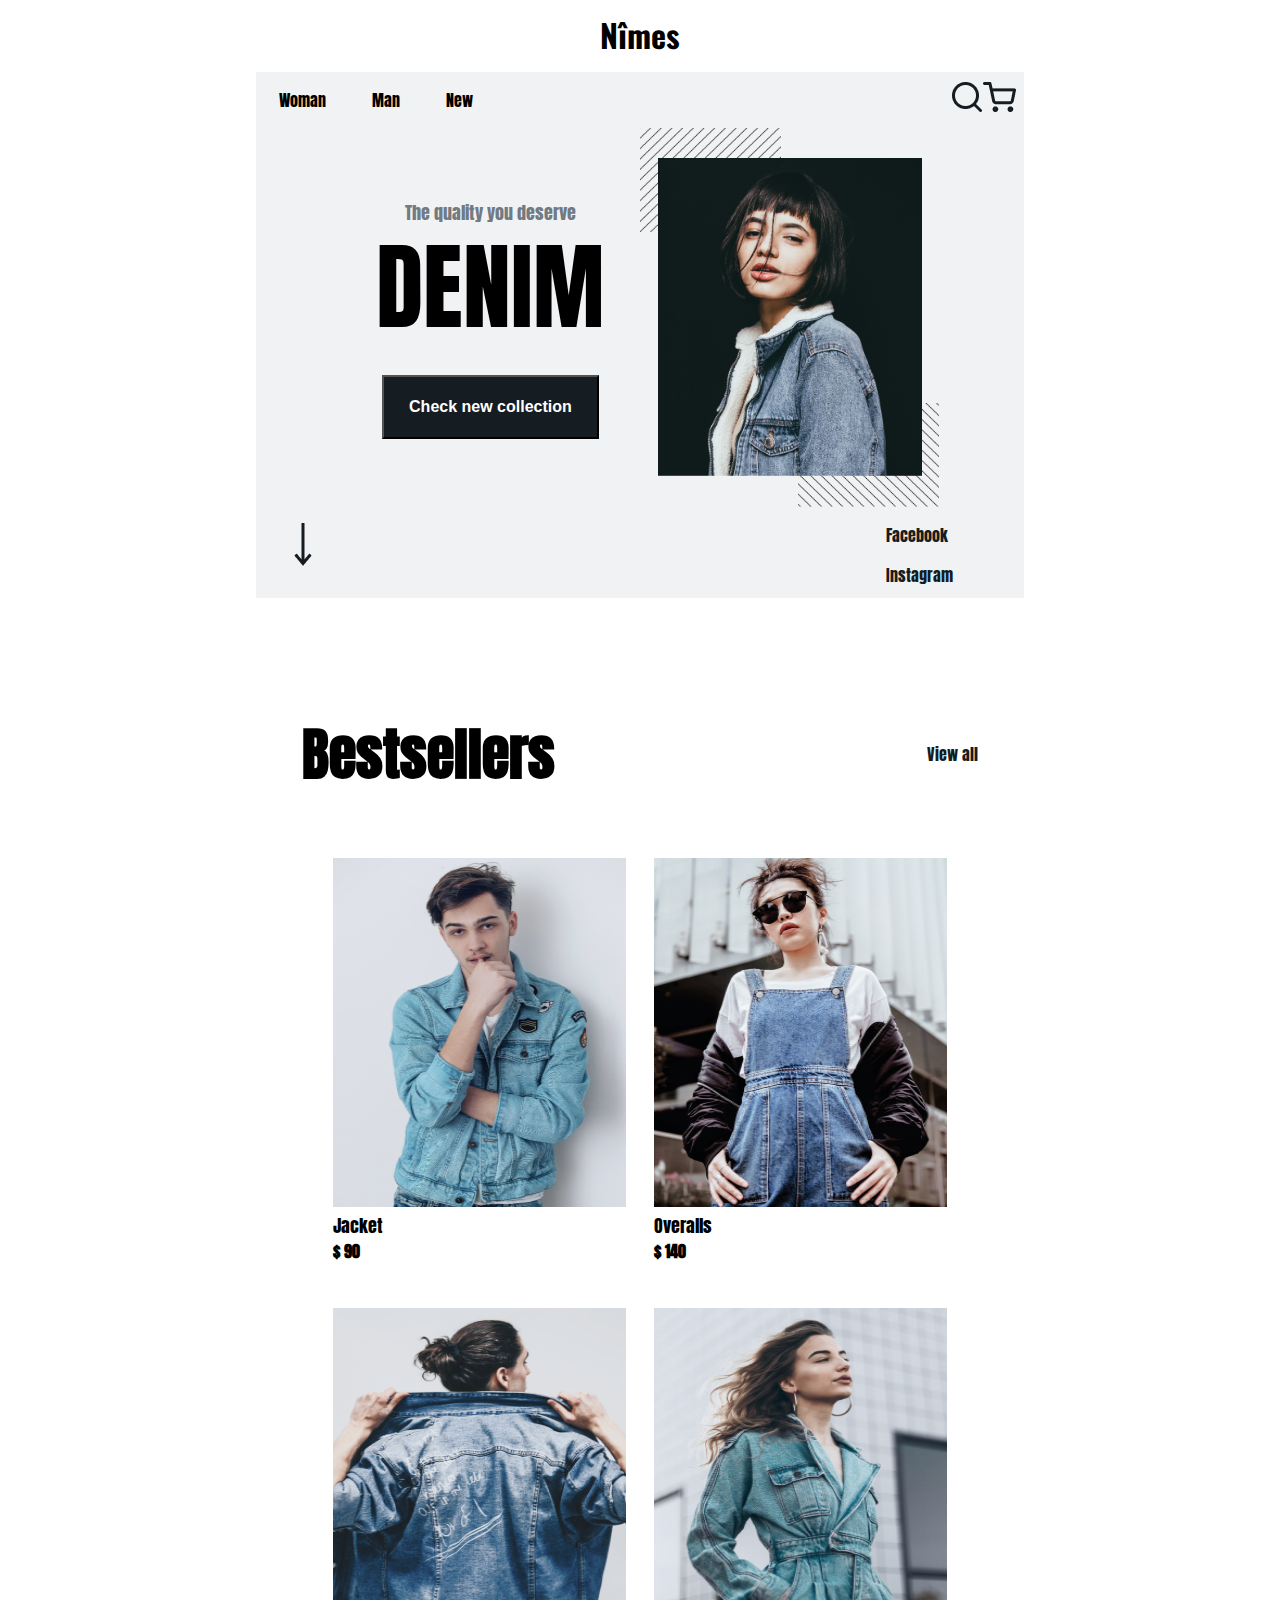
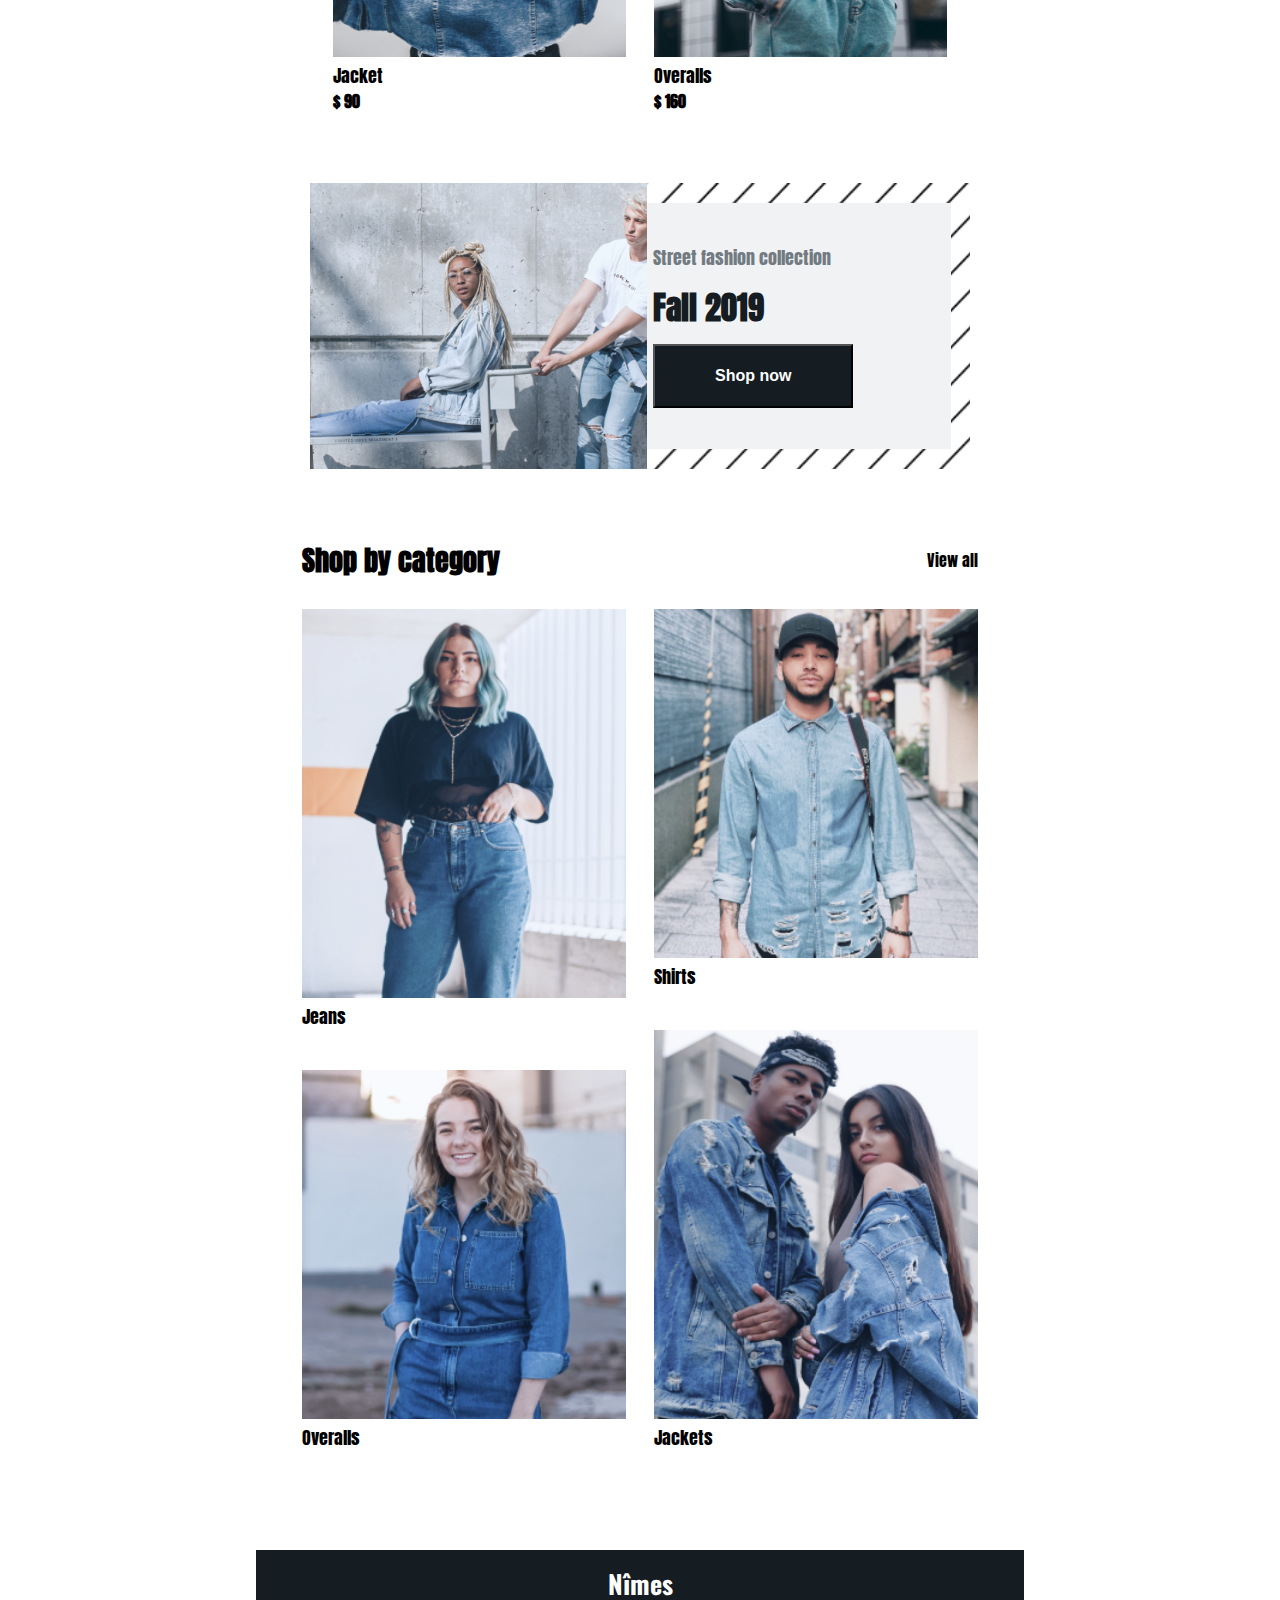
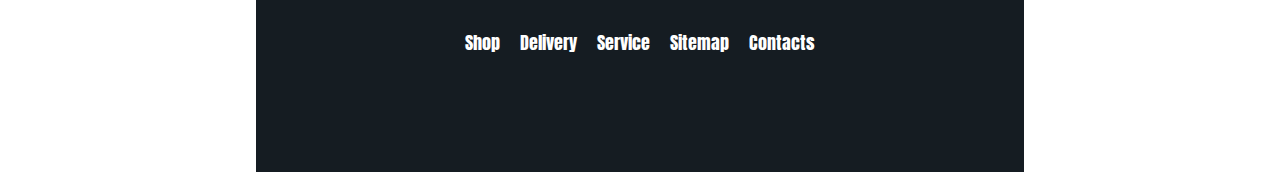
<file: projects/main.html>
<!DOCTYPE html>
<html>

<head>
    <meta charset='utf-8'>
    <meta http-equiv='X-UA-Compatible' content='IE=edge'>
    <title>main</title>
    <link rel="stylesheet" href="css/style-main.css">
    <link rel="stylesheet" href="css/footer-navigation.css">
    <link href="https://fonts.googleapis.com/css2?family=Anton&display=swap" rel="stylesheet">
    <link href="https://fonts.googleapis.com/css2?family=Oswald:wght@200;400&display=swap" rel="stylesheet">
    <meta name="viewport" content="width=device-width, initial-scale=1, shrink-to-fit=no">

</head>

<body>
    <header>
        <h1>Nîmes</h1>
        <section class="container-header">

            <div class="block-navigation-container-header">
                <nav class="navigation">
                    <a href="#">Woman</a>
                    <a href="#">Man</a>
                    <a href="#">New</a>
                </nav>
                <div class="arrow">
                    <a href="#"><img src="images/arrow.png"></a>
                </div>
            </div>
            <div class="block-in-collection-container-header">
                <div class="in-collection">
                    <p class="deserve">The quality you deserve</p>
                    <p class="DENIM">DENIM</p>
                    <button class="Check"><a href="main-catalog.html">Check new collection</a></button>
                </div>
            </div>
            <div class="block-main-image-container-header">
            </div>

            <div class="in-collection-main-image-blocks">
                <div class="block-in-collection-container-header">
                    <div class="in-collection">
                        <p class="deserve">The quality you deserve</p>
                        <p class="DENIM">DENIM</p>
                        <button class="Check"><a href="main-catalog.html">Check new collection</a></button>
                    </div>
                </div>
                <div class="block-main-image-container-header">
                </div>
            </div>

            <div class="block-vectors-container-header">
                <div class="vektors">
                    <a href="#"><img src="images/Vector.png"></a>
                    <a href="#"><img src="images/Vector1.png"></a>
                </div>
                <div class="social-networks">
                    <a href="#">
                        <p>Facebook</p>
                    </a>
                    <a href="#">
                        <p>Instagram</p>
                    </a>
                </div>
            </div>


            <div class="navigation-vectors">
                <nav class="navigation-clone">
                    <p><a href="#">Woman</a></p>
                    <p><a href="#">Man</a></p>
                    <p><a href="#">New</a></p>

                </nav>
                <div class="vektors-clone">
                    <a href="#"><img src="images/Vector.png"></a>
                    <a href="#"><img src="images/Vector1.png"></a>
                </div>
            </div>
            <div class="arrow-networks">
                <div class="arrow-clone">
                    <a href="#"><img src="images/arrow.png"></a>
                </div>
                <div class="social-networks-clone">
                    <a href="#">
                        <p>Facebook</p>
                    </a>
                    <a href="#">
                        <p>Instagram</p>
                    </a>
                </div>
            </div>
        </section>

    </header>
    <main class="bestsellers-all">
        <div class="bestsellers-block-clone">
            <div class="bestsellers">
                <h2>Bestsellers</h2>

            </div>
            <div class="all">
                <a href="#">
                    <p>View all</p>
                </a>
            </div>

        </div>
        <div class="images">

            <figure><img src="images/Rectang1.png" class="images-bestsellers">
                <figcaption>Jacket</figcaption>
                <figcaption>$ 90</figcaption>
            </figure>
            <figure><img src="images/Rectang2.png" class="images-bestsellers">
                <figcaption>Overalls</figcaption>
                <figcaption>$ 140</figcaption>
            </figure>
            <figure><img src="images/Rectang3.png" class="images-bestsellers">
                <figcaption>Jacket</figcaption>
                <figcaption>$ 90</figcaption>
            </figure>
            <figure><img src="images/Rectang4.png" class="images-bestsellers">
                <figcaption>Overalls</figcaption>
                <figcaption>$ 160</figcaption>
            </figure>
            <div class="all-clone">
                <a href="#">
                    <p>View all</p>
                </a>
            </div>
        </div>

    </main>


    <main class="fall">
        <div>
            <img src="images/Rectangle.png" class="fall-image">

        </div>
        <div class="fall-line">
            <div class="fall-white">
                <p id="line-height">Street fashion collection</p>
                <p id="line-height">Fall 2019</p>
                <button id="line-height">Shop now</button>

            </div>
        </div>
    </main>


    <div class="shop">
        <div class="shop-view">
            <h3>Shop by category</h3>
            <a href="#">View all</a>
        </div>

        <div class="category-column">
            <div class="column">
                <figure><img src="images/Rectangle6.1.png" class="images-column-end">
                    <figcaption>Jeans</figcaption>
                </figure>
                <figure><img src="images/Rectangle6.2.png" class="images-column-start">
                    <figcaption>Shirts</figcaption>
                </figure>
            </div>
            <div class="column-wrap">
                <figure><img src="images/Rectangle6.3.png" class="images-column-end">
                    <figcaption>Jackets</figcaption>
                </figure>
                <figure><img src="images/Rectangle6.4.png" class="images-column-start">
                    <figcaption>Overalls</figcaption>
                </figure>

            </div>

        </div>
        <div class="view">
            <a href="#">View all</a>
        </div>
    </div>
    <footer>

        <div class="main-f-n">
            <div class="nimes">Nîmes</div>
            <div class="footer-navigition">
                <a href="#" class="text">
                    <div>Shop</div>
                </a>
                <a href="#" class="text">
                    <div>Delivery</div>
                </a>
                <a href="#" class="text">
                    <div>Service</div>
                </a>
                <a href="#" class="text">
                    <div>Sitemap</div>
                </a>
                <a href="#" class="text">
                    <div>Contacts</div>
                </a>
            </div>
        </div>
    </footer>
</body>


</html>
</file>
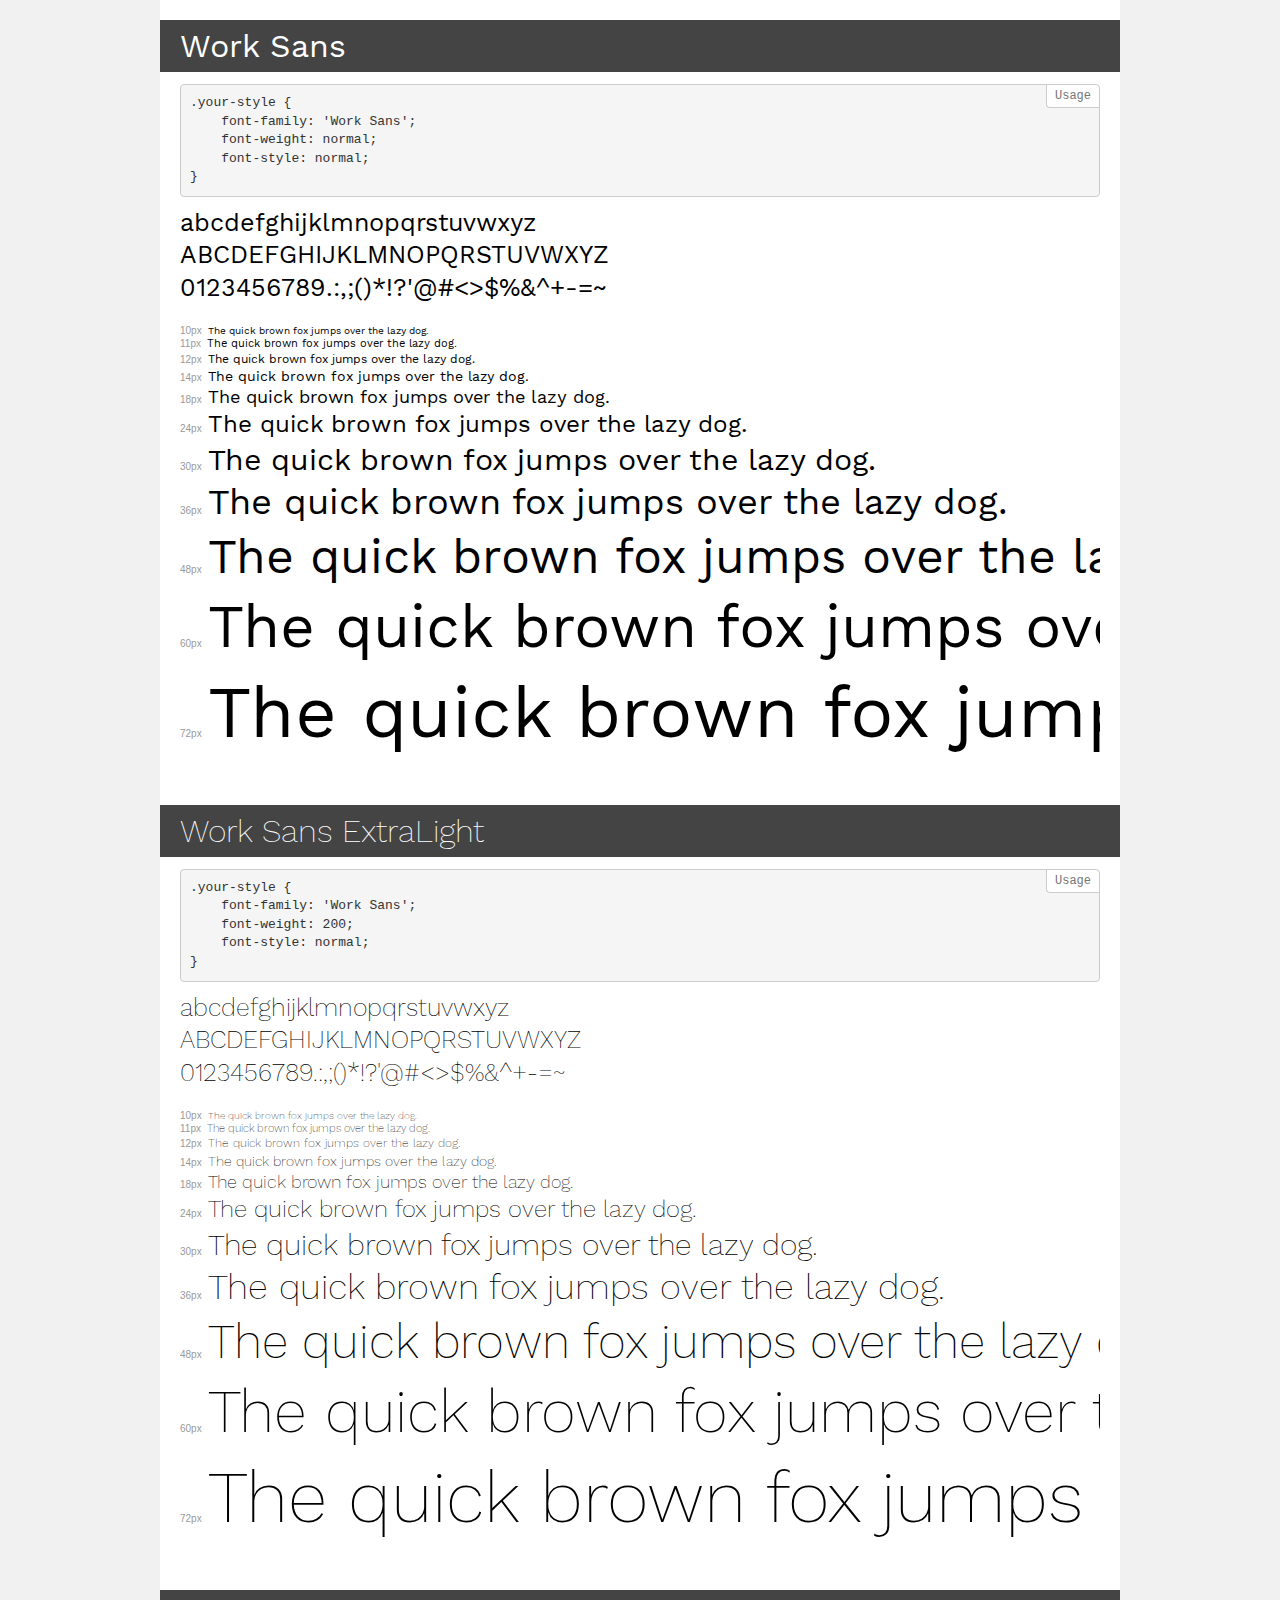
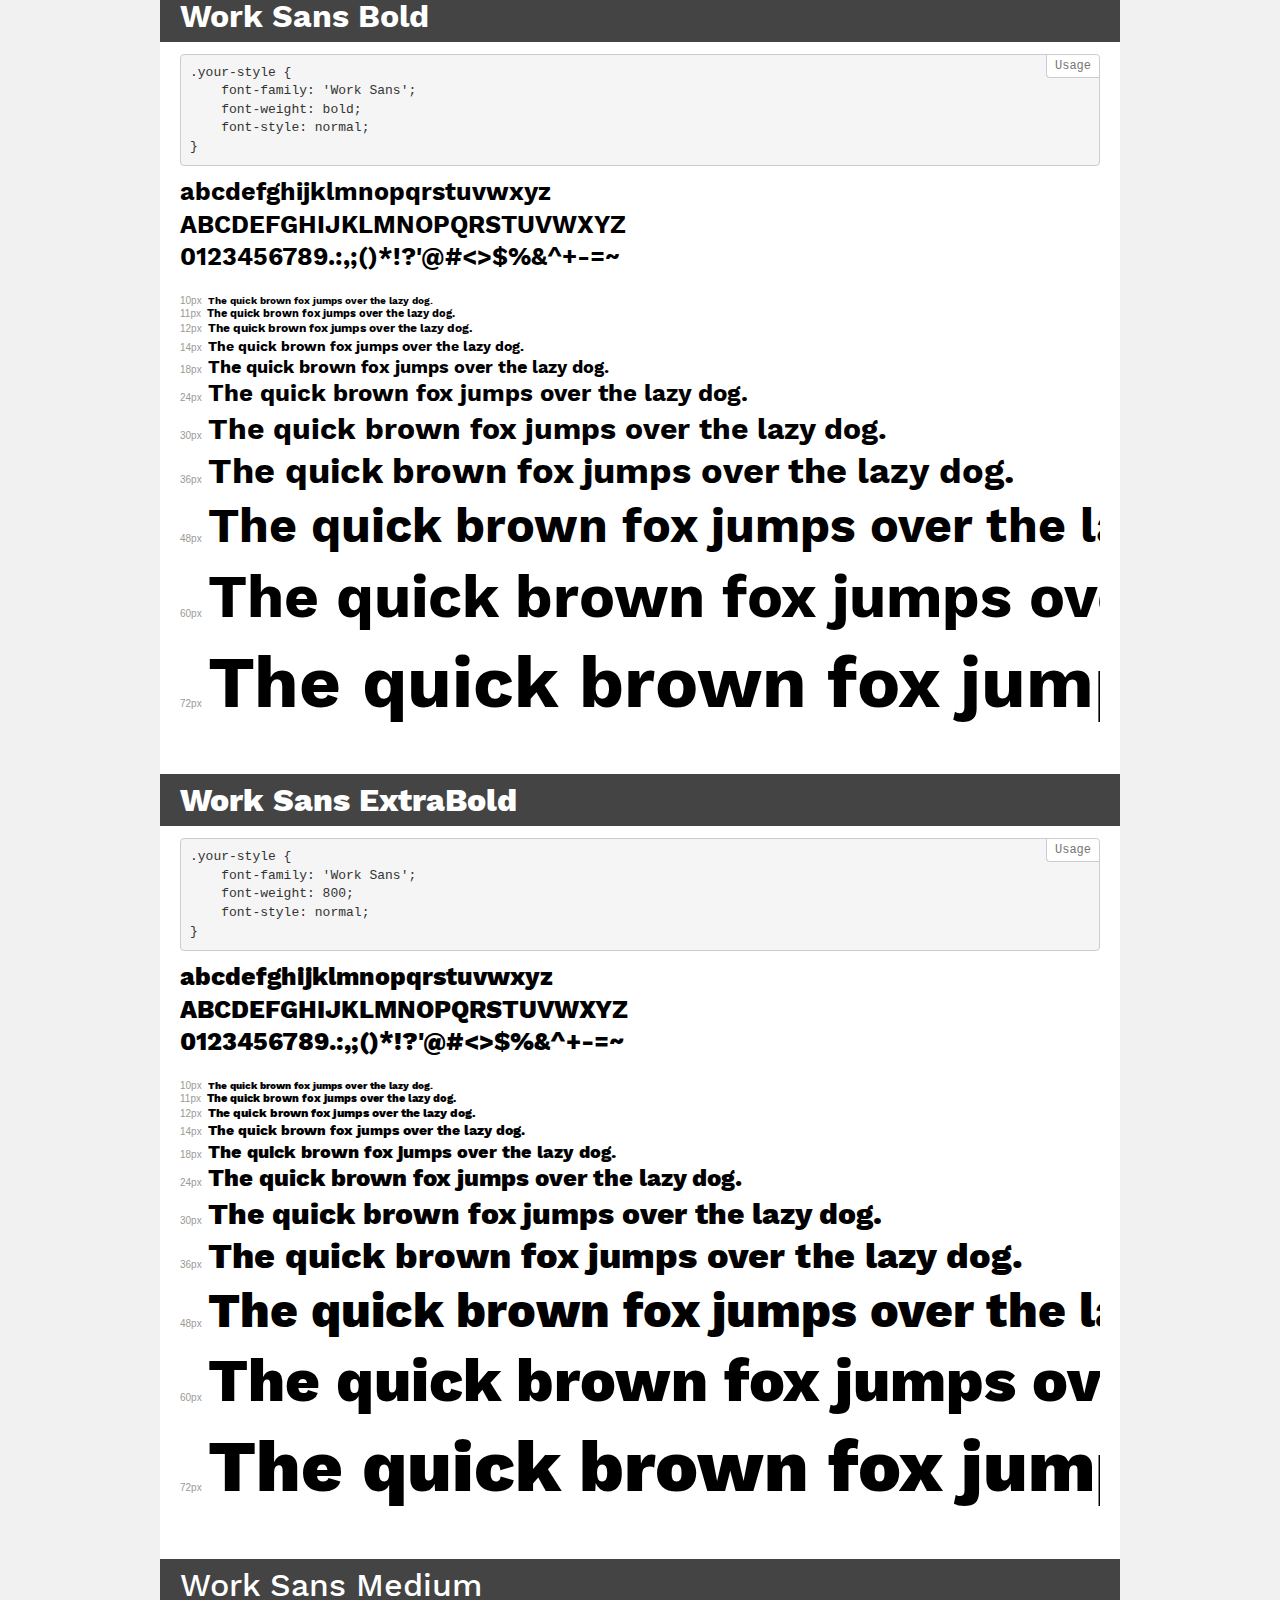
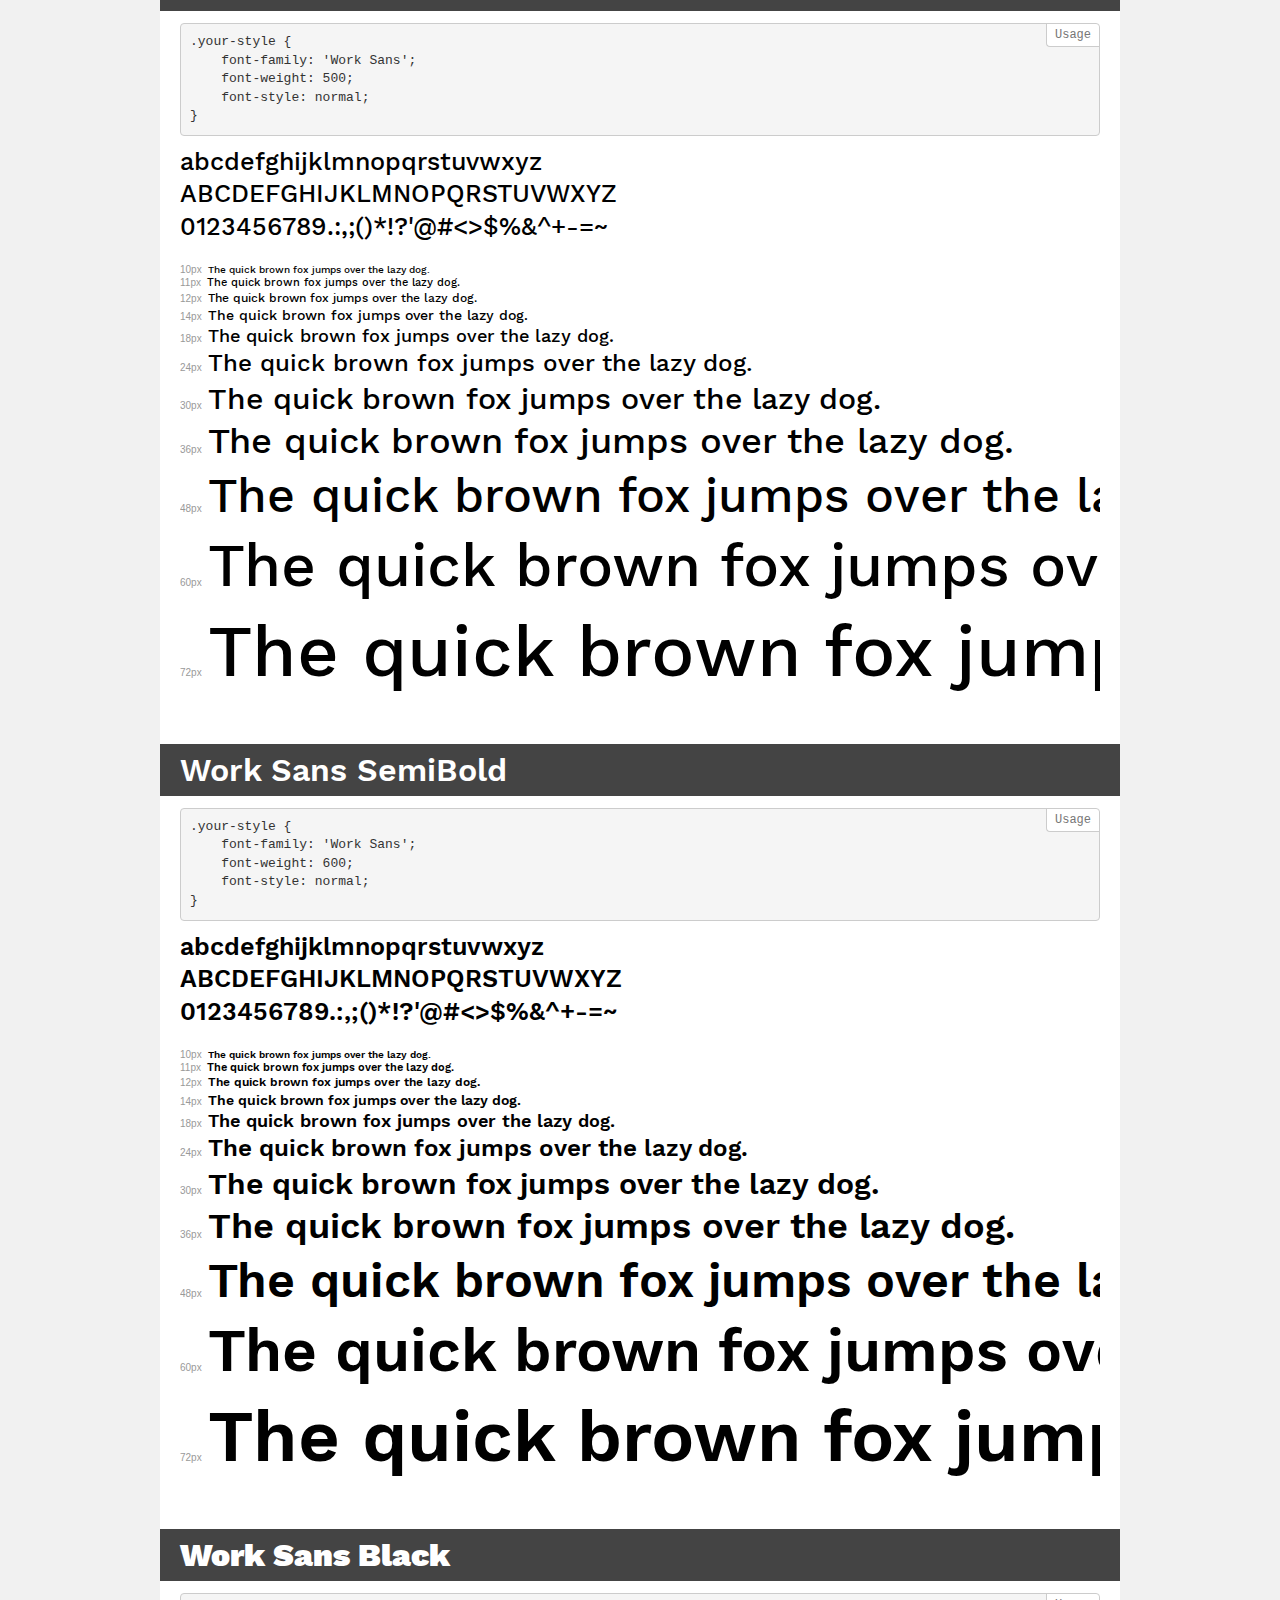
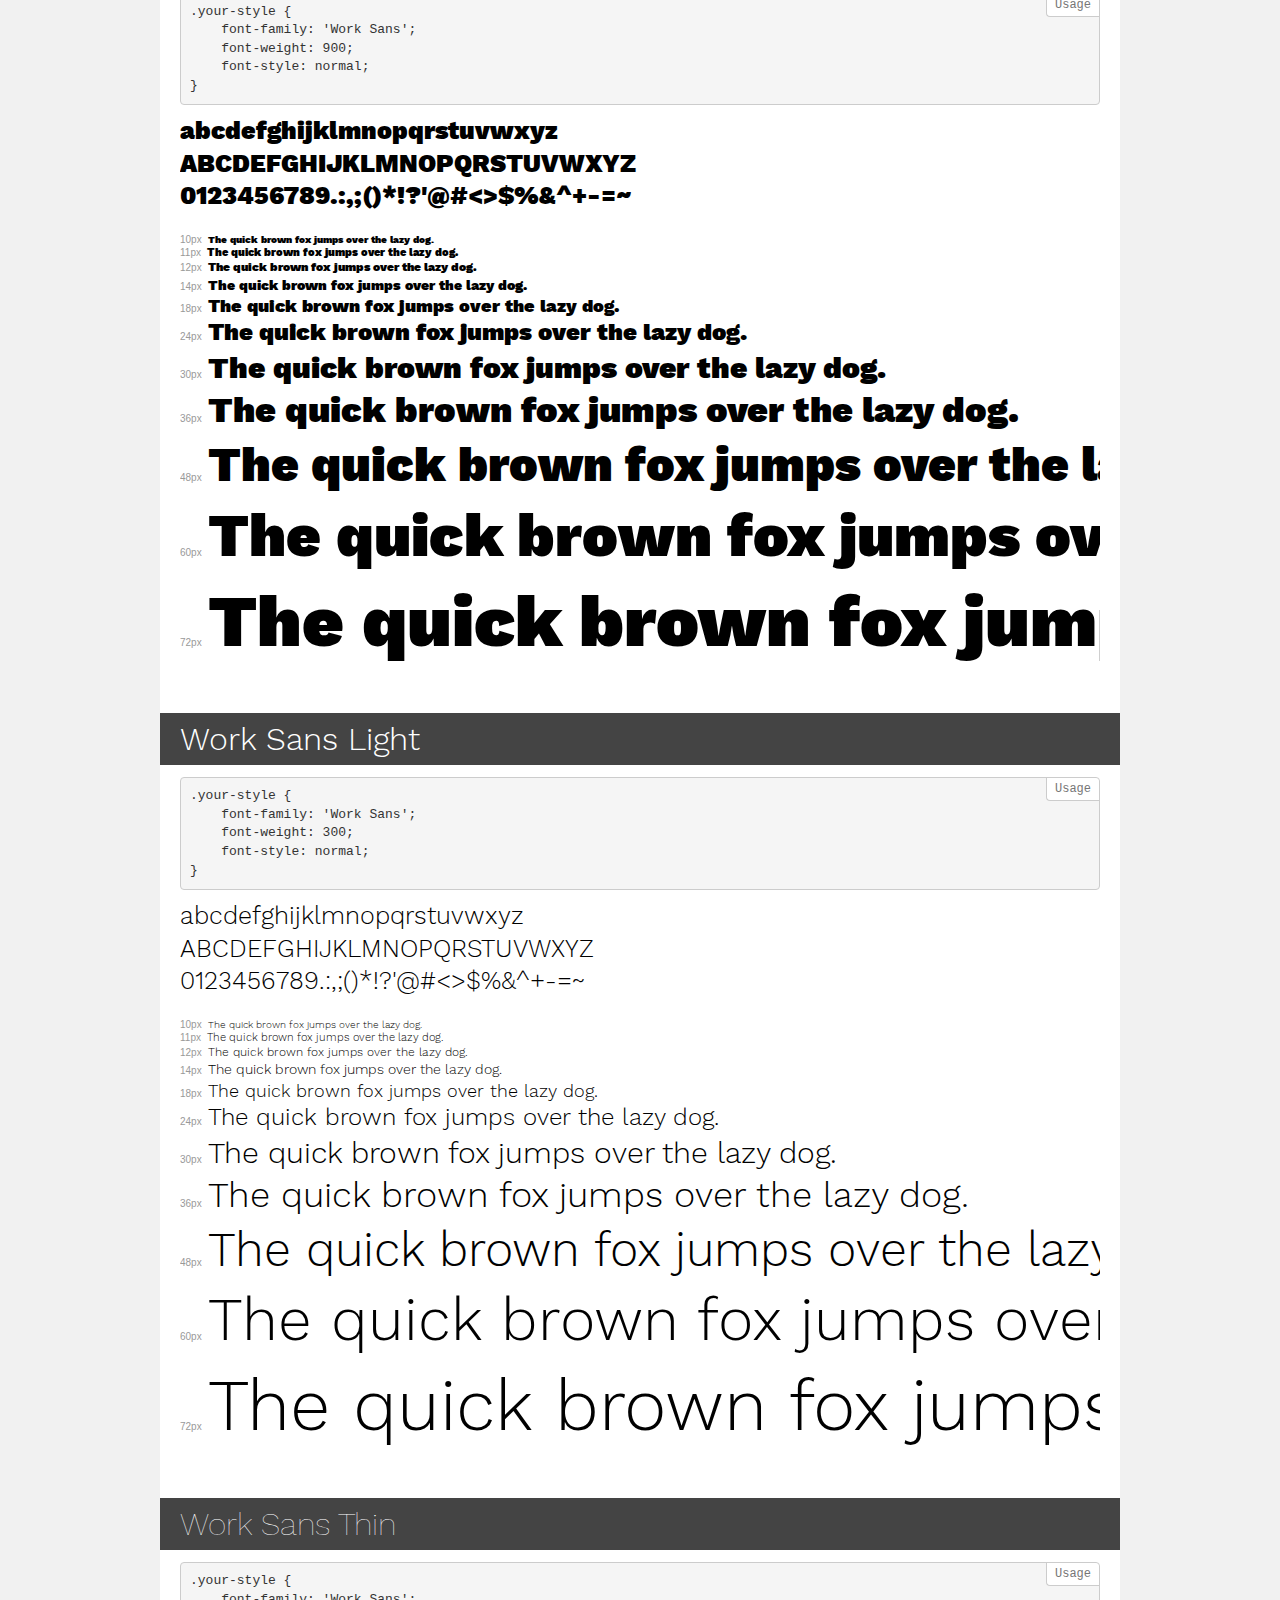
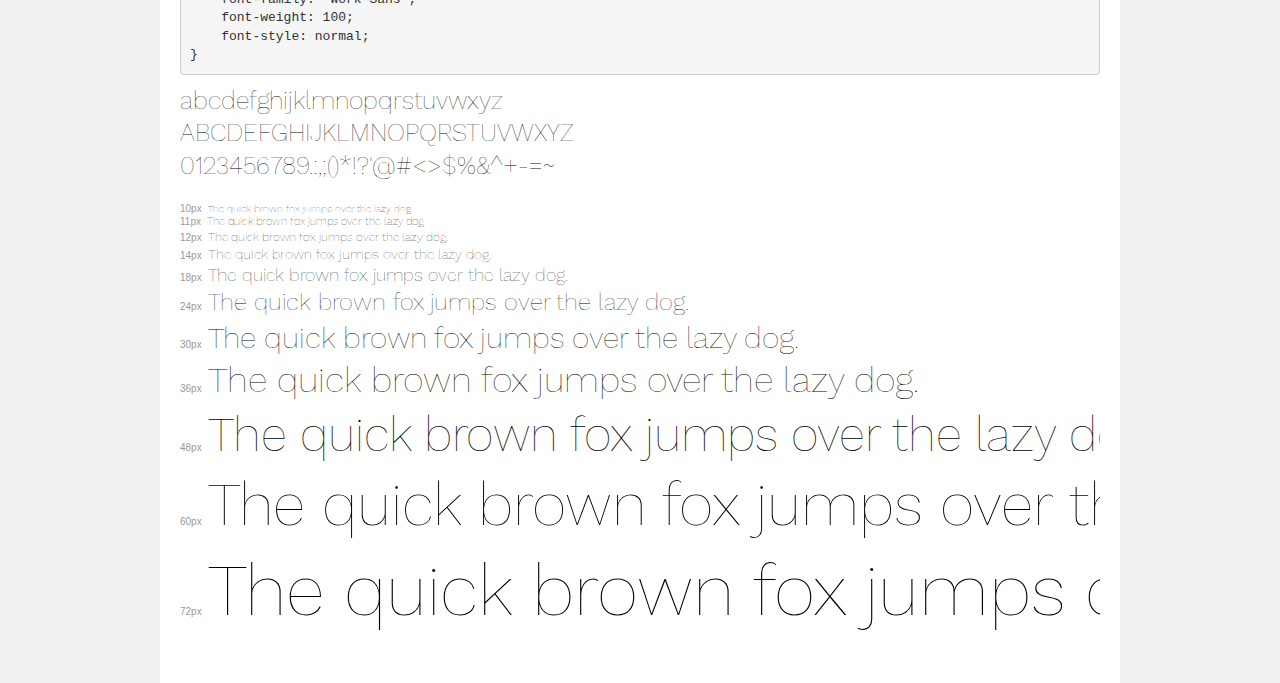
<file: projects/fonts/demoworksins.html>
<!DOCTYPE html>
<html>
<head>
    <meta charset="utf-8">
    <meta http-equiv="X-UA-Compatible" content="IE=edge">
    <meta name="viewport" content="width=device-width, initial-scale=1">
    <meta name="robots" content="noindex, noarchive">
    <meta name="format-detection" content="telephone=no">
    <title>Transfonter demo</title>
    <link href="stylesheet.css" rel="stylesheet">
    <style>
        /*
        http://meyerweb.com/eric/tools/css/reset/
        v2.0 | 20110126
        License: none (public domain)
        */
        html, body, div, span, applet, object, iframe,
        h1, h2, h3, h4, h5, h6, p, blockquote, pre,
        a, abbr, acronym, address, big, cite, code,
        del, dfn, em, img, ins, kbd, q, s, samp,
        small, strike, strong, sub, sup, tt, var,
        b, u, i, center,
        dl, dt, dd, ol, ul, li,
        fieldset, form, label, legend,
        table, caption, tbody, tfoot, thead, tr, th, td,
        article, aside, canvas, details, embed,
        figure, figcaption, footer, header, hgroup,
        menu, nav, output, ruby, section, summary,
        time, mark, audio, video {
            margin: 0;
            padding: 0;
            border: 0;
            font-size: 100%;
            font: inherit;
            vertical-align: baseline;
        }
        /* HTML5 display-role reset for older browsers */
        article, aside, details, figcaption, figure,
        footer, header, hgroup, menu, nav, section {
            display: block;
        }
        body {
            line-height: 1;
        }
        ol, ul {
            list-style: none;
        }
        blockquote, q {
            quotes: none;
        }
        blockquote:before, blockquote:after,
        q:before, q:after {
            content: '';
            content: none;
        }
        table {
            border-collapse: collapse;
            border-spacing: 0;
        }
        /* common styles */
        body {
            background: #f1f1f1;
            color: #000;
        }
        .page {
            background: #fff;
            width: 920px;
            margin: 0 auto;
            padding: 20px 20px 0 20px;
            overflow: hidden;
        }
        .font-container {
            overflow-x: auto;
            overflow-y: hidden;
            margin-bottom: 40px;
            line-height: 1.3;
            white-space: nowrap;
            padding-bottom: 5px;
        }
        h1 {
            position: relative;
            background: #444;
            font-size: 32px;
            color: #fff;
            padding: 10px 20px;
            margin: 0 -20px 12px -20px;
        }
        .letters {
            font-size: 25px;
            margin-bottom: 20px;
        }
        .s10:before {
            content: '10px';
        }
        .s11:before {
            content: '11px';
        }
        .s12:before {
            content: '12px';
        }
        .s14:before {
            content: '14px';
        }
        .s18:before {
            content: '18px';
        }
        .s24:before {
            content: '24px';
        }
        .s30:before {
            content: '30px';
        }
        .s36:before {
            content: '36px';
        }
        .s48:before {
            content: '48px';
        }
        .s60:before {
            content: '60px';
        }
        .s72:before {
            content: '72px';
        }
        .s10:before, .s11:before, .s12:before, .s14:before,
        .s18:before, .s24:before, .s30:before, .s36:before,
        .s48:before, .s60:before, .s72:before {
            font-family: Arial, sans-serif;
            font-size: 10px;
            font-weight: normal;
            font-style: normal;
            color: #999;
            padding-right: 6px;
        }
        pre {
            display: block;
            position: relative;
            padding: 9px;
            margin: 0 0 10px;
            font-family: Monaco, Menlo, Consolas, "Courier New", monospace !important;
            font-size: 13px;
            line-height: 1.428571429;
            color: #333;
            font-weight: normal !important;
            font-style: normal !important;
            background-color: #f5f5f5;
            border: 1px solid #ccc;
            overflow-x: auto;
            border-radius: 4px;
        }
        pre:after {
            display: block;
            position: absolute;
            right: 0;
            top: 0;
            content: 'Usage';
            line-height: 1;
            padding: 5px 8px;
            font-size: 12px;
            color: #767676;
            background-color: #fff;
            border: 1px solid #ccc;
            border-right: none;
            border-top: none;
            border-radius: 0 4px 0 4px;
            z-index: 10;
        }
        /* responsive */
        @media (max-width: 959px) {
            .page {
                width: auto;
                margin: 0;
            }
        }
    </style>
</head>
<body>
<div class="page">
    <div class="demo" style="font-family: 'Work Sans'; font-weight: normal; font-style: normal;">
        <h1>Work Sans</h1>
        <pre>.your-style {
    font-family: 'Work Sans';
    font-weight: normal;
    font-style: normal;
}</pre>
        <div class="font-container">
            <p class="letters">
                abcdefghijklmnopqrstuvwxyz<br>
ABCDEFGHIJKLMNOPQRSTUVWXYZ<br>
                0123456789.:,;()*!?'@#<>$%&^+-=~
            </p>
            <p class="s10" style="font-size: 10px;">The quick brown fox jumps over the lazy dog.</p>
            <p class="s11" style="font-size: 11px;">The quick brown fox jumps over the lazy dog.</p>
            <p class="s12" style="font-size: 12px;">The quick brown fox jumps over the lazy dog.</p>
            <p class="s14" style="font-size: 14px;">The quick brown fox jumps over the lazy dog.</p>
            <p class="s18" style="font-size: 18px;">The quick brown fox jumps over the lazy dog.</p>
            <p class="s24" style="font-size: 24px;">The quick brown fox jumps over the lazy dog.</p>
            <p class="s30" style="font-size: 30px;">The quick brown fox jumps over the lazy dog.</p>
            <p class="s36" style="font-size: 36px;">The quick brown fox jumps over the lazy dog.</p>
            <p class="s48" style="font-size: 48px;">The quick brown fox jumps over the lazy dog.</p>
            <p class="s60" style="font-size: 60px;">The quick brown fox jumps over the lazy dog.</p>
            <p class="s72" style="font-size: 72px;">The quick brown fox jumps over the lazy dog.</p>
        </div>
    </div>
    <div class="demo" style="font-family: 'Work Sans'; font-weight: 200; font-style: normal;">
        <h1>Work Sans ExtraLight</h1>
        <pre>.your-style {
    font-family: 'Work Sans';
    font-weight: 200;
    font-style: normal;
}</pre>
        <div class="font-container">
            <p class="letters">
                abcdefghijklmnopqrstuvwxyz<br>
ABCDEFGHIJKLMNOPQRSTUVWXYZ<br>
                0123456789.:,;()*!?'@#<>$%&^+-=~
            </p>
            <p class="s10" style="font-size: 10px;">The quick brown fox jumps over the lazy dog.</p>
            <p class="s11" style="font-size: 11px;">The quick brown fox jumps over the lazy dog.</p>
            <p class="s12" style="font-size: 12px;">The quick brown fox jumps over the lazy dog.</p>
            <p class="s14" style="font-size: 14px;">The quick brown fox jumps over the lazy dog.</p>
            <p class="s18" style="font-size: 18px;">The quick brown fox jumps over the lazy dog.</p>
            <p class="s24" style="font-size: 24px;">The quick brown fox jumps over the lazy dog.</p>
            <p class="s30" style="font-size: 30px;">The quick brown fox jumps over the lazy dog.</p>
            <p class="s36" style="font-size: 36px;">The quick brown fox jumps over the lazy dog.</p>
            <p class="s48" style="font-size: 48px;">The quick brown fox jumps over the lazy dog.</p>
            <p class="s60" style="font-size: 60px;">The quick brown fox jumps over the lazy dog.</p>
            <p class="s72" style="font-size: 72px;">The quick brown fox jumps over the lazy dog.</p>
        </div>
    </div>
    <div class="demo" style="font-family: 'Work Sans'; font-weight: bold; font-style: normal;">
        <h1>Work Sans Bold</h1>
        <pre>.your-style {
    font-family: 'Work Sans';
    font-weight: bold;
    font-style: normal;
}</pre>
        <div class="font-container">
            <p class="letters">
                abcdefghijklmnopqrstuvwxyz<br>
ABCDEFGHIJKLMNOPQRSTUVWXYZ<br>
                0123456789.:,;()*!?'@#<>$%&^+-=~
            </p>
            <p class="s10" style="font-size: 10px;">The quick brown fox jumps over the lazy dog.</p>
            <p class="s11" style="font-size: 11px;">The quick brown fox jumps over the lazy dog.</p>
            <p class="s12" style="font-size: 12px;">The quick brown fox jumps over the lazy dog.</p>
            <p class="s14" style="font-size: 14px;">The quick brown fox jumps over the lazy dog.</p>
            <p class="s18" style="font-size: 18px;">The quick brown fox jumps over the lazy dog.</p>
            <p class="s24" style="font-size: 24px;">The quick brown fox jumps over the lazy dog.</p>
            <p class="s30" style="font-size: 30px;">The quick brown fox jumps over the lazy dog.</p>
            <p class="s36" style="font-size: 36px;">The quick brown fox jumps over the lazy dog.</p>
            <p class="s48" style="font-size: 48px;">The quick brown fox jumps over the lazy dog.</p>
            <p class="s60" style="font-size: 60px;">The quick brown fox jumps over the lazy dog.</p>
            <p class="s72" style="font-size: 72px;">The quick brown fox jumps over the lazy dog.</p>
        </div>
    </div>
    <div class="demo" style="font-family: 'Work Sans'; font-weight: 800; font-style: normal;">
        <h1>Work Sans ExtraBold</h1>
        <pre>.your-style {
    font-family: 'Work Sans';
    font-weight: 800;
    font-style: normal;
}</pre>
        <div class="font-container">
            <p class="letters">
                abcdefghijklmnopqrstuvwxyz<br>
ABCDEFGHIJKLMNOPQRSTUVWXYZ<br>
                0123456789.:,;()*!?'@#<>$%&^+-=~
            </p>
            <p class="s10" style="font-size: 10px;">The quick brown fox jumps over the lazy dog.</p>
            <p class="s11" style="font-size: 11px;">The quick brown fox jumps over the lazy dog.</p>
            <p class="s12" style="font-size: 12px;">The quick brown fox jumps over the lazy dog.</p>
            <p class="s14" style="font-size: 14px;">The quick brown fox jumps over the lazy dog.</p>
            <p class="s18" style="font-size: 18px;">The quick brown fox jumps over the lazy dog.</p>
            <p class="s24" style="font-size: 24px;">The quick brown fox jumps over the lazy dog.</p>
            <p class="s30" style="font-size: 30px;">The quick brown fox jumps over the lazy dog.</p>
            <p class="s36" style="font-size: 36px;">The quick brown fox jumps over the lazy dog.</p>
            <p class="s48" style="font-size: 48px;">The quick brown fox jumps over the lazy dog.</p>
            <p class="s60" style="font-size: 60px;">The quick brown fox jumps over the lazy dog.</p>
            <p class="s72" style="font-size: 72px;">The quick brown fox jumps over the lazy dog.</p>
        </div>
    </div>
    <div class="demo" style="font-family: 'Work Sans'; font-weight: 500; font-style: normal;">
        <h1>Work Sans Medium</h1>
        <pre>.your-style {
    font-family: 'Work Sans';
    font-weight: 500;
    font-style: normal;
}</pre>
        <div class="font-container">
            <p class="letters">
                abcdefghijklmnopqrstuvwxyz<br>
ABCDEFGHIJKLMNOPQRSTUVWXYZ<br>
                0123456789.:,;()*!?'@#<>$%&^+-=~
            </p>
            <p class="s10" style="font-size: 10px;">The quick brown fox jumps over the lazy dog.</p>
            <p class="s11" style="font-size: 11px;">The quick brown fox jumps over the lazy dog.</p>
            <p class="s12" style="font-size: 12px;">The quick brown fox jumps over the lazy dog.</p>
            <p class="s14" style="font-size: 14px;">The quick brown fox jumps over the lazy dog.</p>
            <p class="s18" style="font-size: 18px;">The quick brown fox jumps over the lazy dog.</p>
            <p class="s24" style="font-size: 24px;">The quick brown fox jumps over the lazy dog.</p>
            <p class="s30" style="font-size: 30px;">The quick brown fox jumps over the lazy dog.</p>
            <p class="s36" style="font-size: 36px;">The quick brown fox jumps over the lazy dog.</p>
            <p class="s48" style="font-size: 48px;">The quick brown fox jumps over the lazy dog.</p>
            <p class="s60" style="font-size: 60px;">The quick brown fox jumps over the lazy dog.</p>
            <p class="s72" style="font-size: 72px;">The quick brown fox jumps over the lazy dog.</p>
        </div>
    </div>
    <div class="demo" style="font-family: 'Work Sans'; font-weight: 600; font-style: normal;">
        <h1>Work Sans SemiBold</h1>
        <pre>.your-style {
    font-family: 'Work Sans';
    font-weight: 600;
    font-style: normal;
}</pre>
        <div class="font-container">
            <p class="letters">
                abcdefghijklmnopqrstuvwxyz<br>
ABCDEFGHIJKLMNOPQRSTUVWXYZ<br>
                0123456789.:,;()*!?'@#<>$%&^+-=~
            </p>
            <p class="s10" style="font-size: 10px;">The quick brown fox jumps over the lazy dog.</p>
            <p class="s11" style="font-size: 11px;">The quick brown fox jumps over the lazy dog.</p>
            <p class="s12" style="font-size: 12px;">The quick brown fox jumps over the lazy dog.</p>
            <p class="s14" style="font-size: 14px;">The quick brown fox jumps over the lazy dog.</p>
            <p class="s18" style="font-size: 18px;">The quick brown fox jumps over the lazy dog.</p>
            <p class="s24" style="font-size: 24px;">The quick brown fox jumps over the lazy dog.</p>
            <p class="s30" style="font-size: 30px;">The quick brown fox jumps over the lazy dog.</p>
            <p class="s36" style="font-size: 36px;">The quick brown fox jumps over the lazy dog.</p>
            <p class="s48" style="font-size: 48px;">The quick brown fox jumps over the lazy dog.</p>
            <p class="s60" style="font-size: 60px;">The quick brown fox jumps over the lazy dog.</p>
            <p class="s72" style="font-size: 72px;">The quick brown fox jumps over the lazy dog.</p>
        </div>
    </div>
    <div class="demo" style="font-family: 'Work Sans'; font-weight: 900; font-style: normal;">
        <h1>Work Sans Black</h1>
        <pre>.your-style {
    font-family: 'Work Sans';
    font-weight: 900;
    font-style: normal;
}</pre>
        <div class="font-container">
            <p class="letters">
                abcdefghijklmnopqrstuvwxyz<br>
ABCDEFGHIJKLMNOPQRSTUVWXYZ<br>
                0123456789.:,;()*!?'@#<>$%&^+-=~
            </p>
            <p class="s10" style="font-size: 10px;">The quick brown fox jumps over the lazy dog.</p>
            <p class="s11" style="font-size: 11px;">The quick brown fox jumps over the lazy dog.</p>
            <p class="s12" style="font-size: 12px;">The quick brown fox jumps over the lazy dog.</p>
            <p class="s14" style="font-size: 14px;">The quick brown fox jumps over the lazy dog.</p>
            <p class="s18" style="font-size: 18px;">The quick brown fox jumps over the lazy dog.</p>
            <p class="s24" style="font-size: 24px;">The quick brown fox jumps over the lazy dog.</p>
            <p class="s30" style="font-size: 30px;">The quick brown fox jumps over the lazy dog.</p>
            <p class="s36" style="font-size: 36px;">The quick brown fox jumps over the lazy dog.</p>
            <p class="s48" style="font-size: 48px;">The quick brown fox jumps over the lazy dog.</p>
            <p class="s60" style="font-size: 60px;">The quick brown fox jumps over the lazy dog.</p>
            <p class="s72" style="font-size: 72px;">The quick brown fox jumps over the lazy dog.</p>
        </div>
    </div>
    <div class="demo" style="font-family: 'Work Sans'; font-weight: 300; font-style: normal;">
        <h1>Work Sans Light</h1>
        <pre>.your-style {
    font-family: 'Work Sans';
    font-weight: 300;
    font-style: normal;
}</pre>
        <div class="font-container">
            <p class="letters">
                abcdefghijklmnopqrstuvwxyz<br>
ABCDEFGHIJKLMNOPQRSTUVWXYZ<br>
                0123456789.:,;()*!?'@#<>$%&^+-=~
            </p>
            <p class="s10" style="font-size: 10px;">The quick brown fox jumps over the lazy dog.</p>
            <p class="s11" style="font-size: 11px;">The quick brown fox jumps over the lazy dog.</p>
            <p class="s12" style="font-size: 12px;">The quick brown fox jumps over the lazy dog.</p>
            <p class="s14" style="font-size: 14px;">The quick brown fox jumps over the lazy dog.</p>
            <p class="s18" style="font-size: 18px;">The quick brown fox jumps over the lazy dog.</p>
            <p class="s24" style="font-size: 24px;">The quick brown fox jumps over the lazy dog.</p>
            <p class="s30" style="font-size: 30px;">The quick brown fox jumps over the lazy dog.</p>
            <p class="s36" style="font-size: 36px;">The quick brown fox jumps over the lazy dog.</p>
            <p class="s48" style="font-size: 48px;">The quick brown fox jumps over the lazy dog.</p>
            <p class="s60" style="font-size: 60px;">The quick brown fox jumps over the lazy dog.</p>
            <p class="s72" style="font-size: 72px;">The quick brown fox jumps over the lazy dog.</p>
        </div>
    </div>
    <div class="demo" style="font-family: 'Work Sans'; font-weight: 100; font-style: normal;">
        <h1>Work Sans Thin</h1>
        <pre>.your-style {
    font-family: 'Work Sans';
    font-weight: 100;
    font-style: normal;
}</pre>
        <div class="font-container">
            <p class="letters">
                abcdefghijklmnopqrstuvwxyz<br>
ABCDEFGHIJKLMNOPQRSTUVWXYZ<br>
                0123456789.:,;()*!?'@#<>$%&^+-=~
            </p>
            <p class="s10" style="font-size: 10px;">The quick brown fox jumps over the lazy dog.</p>
            <p class="s11" style="font-size: 11px;">The quick brown fox jumps over the lazy dog.</p>
            <p class="s12" style="font-size: 12px;">The quick brown fox jumps over the lazy dog.</p>
            <p class="s14" style="font-size: 14px;">The quick brown fox jumps over the lazy dog.</p>
            <p class="s18" style="font-size: 18px;">The quick brown fox jumps over the lazy dog.</p>
            <p class="s24" style="font-size: 24px;">The quick brown fox jumps over the lazy dog.</p>
            <p class="s30" style="font-size: 30px;">The quick brown fox jumps over the lazy dog.</p>
            <p class="s36" style="font-size: 36px;">The quick brown fox jumps over the lazy dog.</p>
            <p class="s48" style="font-size: 48px;">The quick brown fox jumps over the lazy dog.</p>
            <p class="s60" style="font-size: 60px;">The quick brown fox jumps over the lazy dog.</p>
            <p class="s72" style="font-size: 72px;">The quick brown fox jumps over the lazy dog.</p>
        </div>
    </div>
</div>
</body>
</html>
</file>
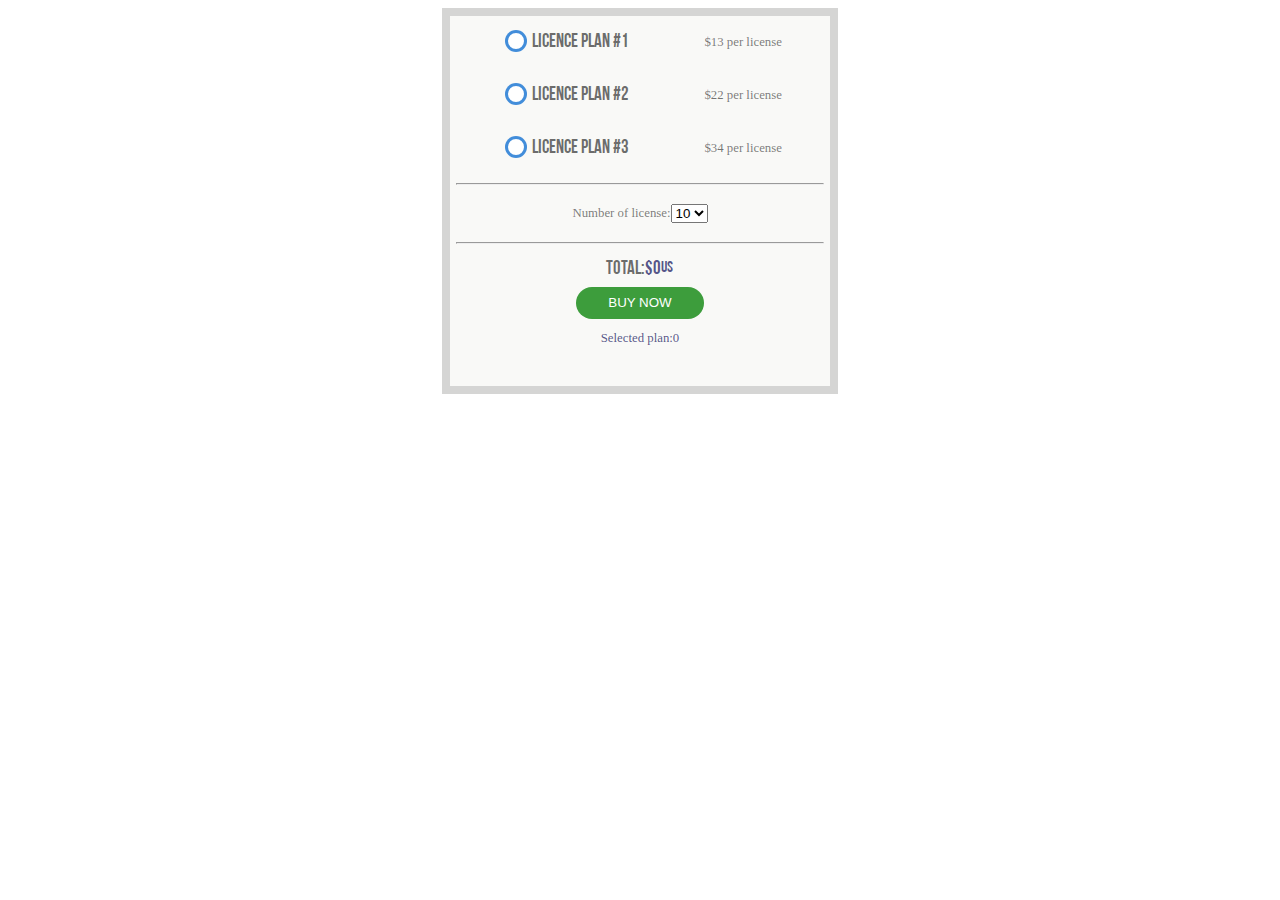
<file: projects/form/form.html>
<!DOCTYPE html>
<html>

<head>
    <meta charset='utf-8'>
    <meta http-equiv='X-UA-Compatible' content='IE=edge'>

    <title>form</title>
    <link rel="stylesheet" href="css/style-form.css">
</head>

<body>
    <div class="container">
        <form class="center">
            <section>
                <section class="box">
                    <div class="row">
                        <p class="font-bebas align-center"><input type="radio" name="rd" id="a" value="1" class="button-radio">licence plan
                            #1</p>
                        <label for="a" class="center-col">$13 per license</label>
                    </div>
                    <div class="row">
                        <p class="font-bebas align-center">
                            <input type="radio" name="rd" id="b" value="2" class="button-radio">licence plan #2</p>
                        <label for="b" class="center-col">$22 per license</label>
                    </div>
                    <div class=" row">
                        <p class="font-bebas align-center">
                            <input type="radio" name="rd" id="c" value="3" class="button-radio">licence plan #3</p>
                        <label for="c" class="center-col">$34 per license</label>
                    </div>
                </section>
                <hr>
                </hr>
                <div class="center center-row">
                    <p class="center center-row center-col" >Number of license:</p>
                    <select id="licenceQty">
                        <option>10</option>
                        <option>20</option>
                        <option>30</option>
                    </select>
                </div>
                <!-- <p class="center center-row center-col">Number of license:<input type="number" name="numbers" value="10" min="1" max="30" step="1" id="licenceQty"></p>-->
                <div class="value-button"></div>
                <hr>
                </hr>
            </section>
            <section class="center">
                <p class="font-bebas">TOTAL:<span class="color-price">$</span><output name="rd" id="totalPrice"
                        class="color-price">0</output> <sup class=" color-price">us</sup></p>
                <button class="buttonbuy">BUY NOW</button>

                <p class="color-price center-col">Selected plan:<output name="rd" id="selectedPlan">0</output></p>

            </section>
            <script src="script/form.js">
            </script>

        </form>
    </div>

</body>

</html>
</file>
<file: css/mainStyle.css>
.border {
    font-style: normal;
    border-radius: 1rem;
    text-align: start;
}

#size-a p {
    margin: 0 0.2rem;
}
</file>
<file: css/uniStyle.css>
.logo{
    width: 100%;
    height: 100%;
    max-width: 12em;
    max-height: 10rem;

}

.links:hover{
    color: #fdff9f;
    text-decoration: none;
    
    text-shadow: rgb(0, 0, 0) 1px 1px 0, rgb(0, 0, 0) -1px -1px 0, 
                 rgb(0, 0, 0) -1px 1px 0, rgb(0, 0, 0) 1px -1px 0;
}
.links{
    display: inline-block;
    color: #d8dbdb;
    line-height: 1;
    text-decoration: none;
    cursor: pointer;
    font-size: 2rem;
}
.links:after {
    background-color: #c9ff05;
    display: block;
    content: "";
    height: 3px;
    width: 0%;
    -webkit-transition: width .3s ease-in-out;
    -moz--transition: width .3s ease-in-out;
    transition: width .3s ease-in-out;
    box-shadow: 1px 1px 0px 0px black;
    
}
.links:hover:after,
.links:focus:after {
    width: 100%;
}

li {
    list-style-type: none;
}
li{
    font-family: "Anton";
}

.link-proj{
    display: inline-block;
    color: #727272;
    line-height: 1;
    text-decoration: none;
    cursor: pointer;
    font-size: 1.3rem;
}
.link-proj:hover{
    color: #555555;
    text-decoration: none;
    
   
}
.link-proj:after {
    background-color: #0000005e;
    display: block;
    content: "";
    height: 3px;
    width: 0%;
    -webkit-transition: width .3s ease-in-out;
    -moz--transition: width .3s ease-in-out;
    transition: width .3s ease-in-out;
    
    
}
.link-proj:hover:after,
.link-proj:focus:after {
    width: 100%;
}



.backgroundBody {
    font-family: "Oswald";
    background: rgb(250,254,255);
    background: linear-gradient(180deg, rgba(250,254,255,0.7959558823529411) 20%, rgba(0,112,255,0.32816876750700286) 100%, rgba(206,249,1,0.04525560224089631) 100%);
    
    
}
header{
    background-image: url("../images/header.png");
    background-size: 100% 100%;
    
}








.footerbg {
    background-image: url("../images/footer.png");
    color: cornsilk;
   
    
}
</file>
<file: css/contactStyle.css>
.icon-logo{
    width: 70px;
    height: 70px;
    opacity: 0.9;
}
.icon-logo:hover{
    width: 80px;
    height: 80px;
    opacity: 1;
}

.box-logo{
    height: 5rem;
    width: 5rem;
}
</file>
<file: css/stylemedia.css>
@media (max-width:85rem){
    html{
        width: 85rem;
        margin: auto auto;
    }
}
@media (max-width:64rem){
    html{
        width: 64rem;
        margin: auto auto;
    }
}
@media (max-width:56.2rem){
    html{
        width: 56.2rem;
        margin: auto auto;
    }
}
@media (max-width:50rem){
    html{
        width: 600px;
        margin: auto auto;
    }
    .grid {
       
        grid-template-columns: 10rem 15rem;
        
    }
}
@media (max-width:33.7rem){
    html{
        width: 33.7rem;
        margin: auto auto;
    }
    .grid {
       
        grid-template-columns: 8rem 10rem;
        
    }
}
@media (max-width:20rem){
    html{
        width: 20rem;
        margin: auto auto;
        font-size: 0.8rem;
    }
    .grid {
       
        grid-template-columns: 5rem 8rem;
        grid-template-rows: auto auto auto auto;
        
    }
    header {
        grid-area: 1/1/1/div;
        display: flex;
        justify-content: center;
                
    }
    .nav-ul{
        padding-left: 0;
              
    }
    #a, #b, #c, #d{
        margin-left: 10px;
        margin-right: 10px;
    }
    main{
        grid-area: 2/1/4/div;
        padding: 1rem;
    }
    
    nav ul{
        display: flex;
        flex-direction: row;
    }
    #d{
        display: none;
    }
    .red-line:hover, .red-line:focus {
        background-size: 100% 2px;
        
    }
}
</file>
<file: projects/css/style-main-catalog.css>
html {
    display: flex;
    font-family: "Anton", sans-serif;
}

body {
    font-family: "Oswald", sans-serif;
    margin-left: auto;
    margin-right: auto;
    max-width: 85.3rem;
}

#bold {
    font-weight: bold;
}

.conteiner {
    display: flex;
    justify-content: space-between;
    width: 100%;
    max-width: 85.3rem;
    margin: 0 auto;
    /*border: 1px black solid;*/
}

.navigation {
    display: flex;
    justify-content: flex-start;
    align-content: center;
    width: 30%;
    /*border: 1px black solid;*/
    flex-wrap: wrap;
}

.navigation a {
    text-decoration: none;
    color: black;
    font-size: 1em;
    font-weight: 500;
}

.navigation div {
    display: block;
}

.text-navigation {
    display: none;
}

h1 {
    margin-left: -20%;
    font-weight: 800;
    font-size: 1.5em;
    line-height: 1.75em;
    /*color: black;*/
}

.vektors {
    display: flex;
    justify-content: space-around;
    align-items: center;
    /*border: 1px red solid;*/
    width: 15%;
}

.box {
    box-sizing: content-box;
    width: 80%;
    height: 80%;
}

.body-containers {
    width: 100%;
    max-width: 85.3em;
    margin: 0 auto;
    /*  border: 1px blue solid;  */
}

.start-conteiner {
    display: none;
    /*border: 1px blue solid;*/
}

.blocks {
    display: flex;
    justify-content: center;
    background: #F1F2F4;
}

.block-first {
    display: flex;
    flex-direction: column;
    width: 21.8em;
    /*border: 1px red solid;*/
}

.all-category-start-conteiner {
    display: flex;
    flex-direction: row;
    /*border: 1px greenyellow solid;*/
    padding: 1.25em;
    font-weight: 500;
    font-size: 1.2em;
    line-height: 1.3em;
    width: 19.3em;
}

.all-category-start-conteiner p {
    margin: 1%;
}

.denim {
    margin-left: 5%;
    width: 75%;
    height: 30%;
    line-height: 125%;
    font-weight: bold;
    font-size: 2em;
    /*border: 1px rgb(15, 15, 15) solid;*/
}

.block-second {
    width: 21.8em;
    height: 15.6em;
    /*border: 1px red solid;*/
    background-image: url("../images/want.png"), url("../images/line1.png"), url("../images/line3.png");
    background-repeat: no-repeat;
    background-position: center, bottom left, top right;
    background-size: 18.3em 16.25em, 11.1em 8.4em, 14.5em 11em;
}

.block-filter {
    max-width: 85.3rem;
}

.filter {
    margin: 2%;
    float: right;
    box-sizing: border-box;
    width: 90%;
    height: 80%;
    max-width: 15.1em;
    max-height: 3.1em;
    font-size: 1.2em;
    font-weight: bold;
    font-family: Oswald;
    border: 1px solid rgb(0, 0, 0);
}

.end-conteiner {
    width: 100%;
    max-width: 85.3em;
    display: flex;
    flex-direction: column;
    margin-left: 10px;
    /*  border: 1px black solid;  */
}

.grid {
    width: 100%;
    max-width: 85.3em;
    display: grid;
    grid-template-areas: "a b c d" " f m e e  " " g h e e ";
    grid-template-columns: 18.75em 18.75em 18.75em 18.75em;
    grid-template-rows: 25em 25em 25em;
}

.grid figure {
    margin: 1.4em 1.4em;
}

#e {
    grid-area: 2 / 3 / span 2 / span 2;
}

#img {
    height: 23.1em;
}

#img-big {
    height: 43.3em;
}

.piccat {
    width: 12.4em;
    height: 16.8em;
}

.class-button {
    display: flex;
    flex-direction: column;
    align-items: center;
    margin: 3% auto;
}

.Showing {
    padding: 2%;
    font-weight: normal;
    font-size: 1.2em;
    line-height: 1.5em;
}

.more {
    font-weight: bold;
    font-size: 1em;
    line-height: 1.3em;
    color: white;
    background: #151C22;
    padding: 2%;
    max-width: 12.5em;
    width: 100%;
}

p {
    font-size: 1.5em;
    margin: 0 auto;
}

#bold {
    font-size: 1.3em;
}

.filter:hover {
    border: 1px solid rgb(194, 184, 184);
}

@font-face {
    font-family: "WorkSans";
    src: url("../fonts/WorkSans-Medium.eot");
    src: url("../fonts/WorkSans-Medium.eot?#iefix") format("embedded-opentype"), url("../fonts/WorkSans-Medium.ttf") format("truetype");
}

@media (min-width: 85.3rem) {
    .piccat {
        width: 15.1em;
        height: 16.8em;
    }
    .piccat-big {
        width: 34.5em;
        height: 41.8em;
    }
}

@media (max-width: 85.3rem) {
    .piccat {
        width: 12.8em;
        height: 15em;
    }
    .piccat-big {
        width: 27.6em;
        height: 38.8em;
    }
    .grid {
        display: grid;
        grid-template-areas: "a b c " "d e e  " "f e e " "m g h";
        grid-template-columns: 14.75em 14.75em 14.75em;
        grid-template-rows: 24em 24em 24em 24em;
    }
    .grid figure {
        margin: 0 auto;
    }
    #e {
        grid-area: 2 / 2/ span 2 / span 2;
    }
}

@media (min-width: 48rem) {
    .start-conteiner {
        display: block;
    }
    .navigation div {
        display: none;
    }
    .text-navigation {
        display: block;
    }
}

@media (max-width: 48rem) {
    .grid {
        margin-left: 0.9em;
        display: grid;
        grid-template-areas: "a b" "c d" "e e" "f m" "g h";
        grid-template-columns: 10em 10em;
        grid-template-rows: 17em 17em 17em 17em 17em;
    }
    .grid figure {
        margin: 0 auto;
    }
    #e {
        grid-area: 3 / 1/ span 2 / span 2;
    }
    .piccat {
        width: 8.1em;
        height: 10em;
    }
    .piccat-big {
        width: 18.1em;
        height: 25.6em;
    }
    .filter {
        float: none;
        width: 21.8em;
        margin-left: 1.6em;
        margin-bottom: 1em;
        font-weight: bold;
        font-family: Oswald;
        border: 1px solid rgb(0, 0, 0);
    }
}
</file>
<file: projects/css/footer-navigation.css>
.main-f-n div {
    display: flex;
    justify-content: center;
    align-content: center;
}

.footer-navigition {
    display: flex;
    flex-wrap: wrap;
    justify-content: center;
    align-content: center;
}

.footer-navigition a {
    justify-content: space-around;
    color: white;
    text-decoration: none;
}

.footer-navigition div {
    margin: 10px;
    padding-top: 20px;
}

div .nimes {
    font-size: 24px;
    color: rgb(255, 255, 255);
    font-weight: 800;
    padding-top: 20px;
    font-size: 26px;
}

footer {
    height: 222px;
    margin-left: auto;
    margin-right: auto;
    color: white;
    background-color: #151C22;
    font-size: 18px;
}
</file>
<file: projects/css/style-main.css>
html {
    font-family: "Anton", "WorkSans", sans-serif;
}

body {
    margin-left: auto;
    margin-right: auto;
    max-width: 1366px;
}

.container-header {
    display: flex;
    flex-direction: row;
    justify-content: space-around;
    align-items: center;
    background: #F1F2F4;
    margin: 0 auto;
    /* border: 1px black solid;*/
}

.arrow {
    float: left;
    width: 3rem;
}
a{
    text-decoration: none;
    color: white;
}

.navigation {
    display: flex;
    flex-direction: column;
    justify-content: flex-start;
}

.navigation a {
    text-decoration: none;
    color: black;
    font-size: 1rem;
    font-weight: 500;
    padding-top: 2rem;
}

.navigation-clone {
    display: flex;
    flex-wrap: wrap;
    justify-content: space-around;
    width: 15rem;
}

.navigation-clone a {
    text-decoration: none;
    color: black;
    font-size: 1rem;
    font-weight: 500;
}

.vektors-clone {
    display: flex;
    justify-content: center;
    align-items: center;
    width: 5rem;
}

.navigation-vectors {
    display: flex;
    justify-content: space-between;
    flex-direction: row;
    width: 100%;
    max-width: 54rem;
}

h1,
.nimes {
    display: flex;
    justify-content: center;
    font-weight: 800;
    font-size: 2rem;
    line-height: 1.8rem;
    color: black;
    font-family: 'Oswald', sans-serif;
}

.vektors {
    display: flex;
    flex-direction: column;
    align-items: center;
    /* border: 1px red solid;*/
    width: 60%;
}

.vektors a {
    margin: 5%;
}

.block-navigation-container-header {
    display: flex;
    flex-direction: column;
    justify-content: space-between;
    align-items: center;
    width: 5%;
    height: 37.5rem;
    /*border: 1px black solid;*/
    order: 1;
}

.block-in-collection-container-header {
    display: flex;
    flex-direction: column;
    justify-content: center;
    order: 2;
}

.in-collection {
    display: flex;
    flex-direction: column;
    justify-content: space-around;
    align-items: center;
    width: 21rem;
    height: 18.8rem;
    max-width: 100%;
    max-height: 100%;
}

.in-collection-clone {
    float: left;
    display: flex;
    flex-direction: column;
    justify-content: space-around;
    align-items: center;
    /*border: 1px black solid;*/
    width: 21rem;
    height: 18.8rem;
}

.deserve {
    font-size: 1.1rem;
    color: #727A82;
    line-height: 0px;
}

.DENIM {
    margin-top: 0.8rem;
    margin-bottom: 2.5rem;
    line-height: 0px;
    font-style: normal;
    font-size: 8rem;
    font-family: "Anton-Regular";
}

.Check {
    line-height: 0px;
    font-weight: bold;
    font-size: 1rem;
    background-color: #151C22;
    color: white;
    width: 100%;
    height: 100%;
    max-width: 13.6rem;
    max-height: 4rem;
}

.block-main-image-container-header {
    width: 34.3rem;
    height: 38.5rem;
    /*  border: 1px blue solid;*/
    background-image: url("../images/gerl.png"), url("../images/line1.png"), url("../images/line2.png");
    background-repeat: no-repeat;
    background-position: center, top left, bottom right;
    background-size: 26.8rem 32.3rem, 14.5rem 11rem, 14.5rem 11rem;
    order: 3;
}

.block-clone-main-image-container-header {
    float: right;
    width: 34.3rem;
    height: 38.5rem;
    /* border: 1px blue solid;*/
    background-image: url("../images/gerl.png"), url("../images/line1.png"), url("../images/line2.png");
    background-repeat: no-repeat;
    background-position: center, top left, bottom right;
    background-size: 28.8rem 32.3rem, 14.5rem 11rem, 14.5rem 11rem;
    order: 3;
}

.block-vectors-container-header {
    display: flex;
    flex-direction: column;
    justify-content: space-between;
    height: 37.5rem;
    order: 4;
}

.in-collection-main-image-blocks {
    display: flex;
    align-items: center;
}

.social-networks a {
    text-decoration: none;
    color: black;
}

.arrow-networks {
    display: none;
    /*  border: black 1px solid;*/
    width: 90%;
    max-width: 49.3rem;
}

.arrow-clone {
    /* border: olive 1px solid;*/
    width: 6.25rem;
    float: left;
    padding-top: 1em;
}

.social-networks-clone {
    text-decoration: none;
    /* border: rgb(27, 27, 15) 1px solid;*/
    width: 6.25rem;
    float: right;
}

.social-networks-clone a {
    text-decoration: none;
    color: #151C22;
}

.bestsellers-all {
    display: flex;
    justify-content: center;
    align-items: center;
    flex-direction: column;
    width: 1366px;
    margin-left: auto;
    margin-right: auto;
}

.bestsellers-block-clone {
    display: flex;
    flex-direction: row;
    justify-content: space-between;
    width: 88%;
}

.bestsellers {
    /*border: peru 1px solid;*/
    width: 20%;
    font-weight: bold;
    font-size: 2em;
}

.all {
    display: flex;
    align-items: center;
    justify-content: flex-end;
    width: 5.25em;
}

.all a,
.all-clone a {
    color: #151C22;
    text-decoration: none;
}

.images figure {
    margin-left: 0.9em;
    margin-right: 0.9em;
}

.images figcaption:nth-child(2n) {
    font-weight: 500;
    font-size: 1.1em;
}

.images figcaption {
    font-weight: bold;
    font-size: 1em;
}

.images {
    display: flex;
    flex-direction: row;
    height: 31.2em;
    width: 85.3em;
    display: flex;
    justify-content: center;
    flex-wrap: wrap;
}

.fall {
    display: flex;
    align-items: center;
    width: 73.1em;
    height: 23.1em;
    justify-content: center;
    margin-left: auto;
    margin-right: auto;
}

.fall-image {
    display: flex;
    align-items: center;
    background-image: url("../images/Rectangle.png");
    background-repeat: no-repeat;
    background-size: 700px 370px;
    width: 43.7em;
    height: 23.1em;
}

#line-height {
    margin: 2%;
}

.fall-line {
    display: flex;
    flex-direction: column;
    align-items: center;
    justify-content: center;
    background-image: url("../images/line1.png");
    background-size: 470px 370px;
    width: 29.3em;
    height: 23.1em;
}

.fall-white {
    display: flex;
    flex-direction: column;
    justify-content: center;
    width: 25em;
    height: 19.2em;
    background-color: #F1F2F4;
}

.fall p:nth-child(1) {
    font-weight: normal;
    font-size: 1.1em;
    color: #727A82;
    margin-top: 0.6em;
    margin-bottom: 0.6em;
}

.fall p:nth-child(2) {
    font-weight: bold;
    font-size: 2em;
    color: #151C22;
    margin-top: 0.6;
    margin-bottom: 1.8em;
}

.fall button {
    color: white;
    background: #151C22;
    width: 12.5em;
    height: 4em;
    font-weight: bold;
    font-size: 1em;
}

.category-column {
    display: flex;
    flex-direction: row;
    justify-content: center;
}

.column figure,
.column-wrap figure {
    margin-left: 0.9em;
    margin-right: 0.9em;
    margin-top: 0px;
    margin-bottom: 0px;
}

.column {
    display: flex;
    flex-direction: row;
    flex-wrap: wrap;
    justify-content: center;
}

.column-wrap {
    display: flex;
    flex-direction: row;
    flex-wrap: wrap;
    justify-content: center;
}

.column figcaption,
.column-wrap figcaption {
    font-weight: 500;
    font-size: 1.1em;
}

.shop-view {
    align-items: center;
}

@font-face {
    font-family: "WorkSans";
    src: url("../fonts/WorkSans-Medium.eot");
    src: url("../fonts/WorkSans-Medium.eot?#iefix") format("embedded-opentype"), url("../fonts/WorkSans-Medium.ttf") format("truetype");
}

@font-face {
    font-family: "Anton-Regular";
    src: url("../fonts/Anton-Regular.eot");
    src: url("../fonts/Anton-Regular.eot?#iefix") format("embedded-opentype"), url("../fonts/Anton-Regular.ttf") format("truetype");
}

@media (min-width: 1366px) {
    .in-collection-main-image-blocks,
    .navigation-vectors {
        display: none;
    }
    .images-bestsellers {
        width: 16.8em;
        height: 21.8em;
    }
    .shop {
        width: 85.3em;
    }
    h2,
    h3 {
        font-size: 2em;
        color: black;
    }
}

@media (max-width: 85.3rem) {
    body {
        width: 48rem;
    }
    .block-main-image-container-header {
        height: 23.7rem;
        width: 18.7rem;
        background-image: url("../images/gerl.png"), url("../images/line1.png"), url("../images/line2.png");
        background-size: 16.5rem 19.9rem, 8.8rem 6.5rem, 8.8rem 6.5rem;
        background-repeat: no-repeat;
        background-position: center, top left, bottom right;
    }
    .block-navigation-container-header,
    .block-vectors-container-header,
    .block-in-collection-container-header,
    .block-main-image-container-header {
        display: none;
    }
    .in-collection-main-image-blocks .block-in-collection-container-header,
    .in-collection-main-image-blocks .block-main-image-container-header {
        display: block;
    }
    .container-header {
        display: flex;
        flex-direction: column;
        width: 48rem;
        height: 32.9rem;
    }
    footer {
        width: 100%;
        max-width: 96rem;
    }
    .DENIM {
        font-size: 6rem;
    }
    .block-in-collection-container-header {
        height: 18.1rem;
        width: 18.7rem;
        order: 1;
    }
    .in-collection-main-image-blocks {
        display: block;
        display: flex;
        flex-direction: row;
        align-items: center;
        order: 2;
    }
    .arrow-networks {
        display: block;
        order: 3;
    }
    .bestsellers-all {
        width: 48rem;
    }
    .images-bestsellers {
        width: 18.3em;
        height: 21.8em;
    }
    .images {
        width: 48em;
        height: 56.2em;
    }
    .fall {
        width: 48em;
    }
    .fall-image {
        width: 21.1em;
        height: 17.9em;
        object-fit: cover;
    }
    .fall-white {
        width: 19em;
        height: 15.4em;
    }
    .fall-line {
        width: 20.2em;
        height: 17.9em;
    }
    .shop {
        width: 48em;
    }
    .category-column {
        flex-wrap: wrap;
    }
    .column {
        flex-direction: row;
    }
    .column-wrap {
        flex-direction: row;
    }
    .images-column-end {
        width: 20.2em;
        height: 24.3em;
    }
    .images-column-start {
        width: 20.2em;
        height: 21.8em;
    }
    h2,
    h3 {
        font-size: 1.75em;
        color: black;
    }
    .column-wrap {
        flex-direction: row-reverse;
        align-items: flex-end;
    }
    .column figure,
    .column-wrap figure {
        margin-left: 0.9em;
        margin-right: 0.9em;
        margin-top: 0px;
        margin-bottom: 0px;
    }
}

@media (min-width: 48rem) {
    .all-clone {
        display: none;
    }
    .bestsellers-all {
        margin-top: 4.2em;
    }
    .fall-white p,
    .fall-white button {
        margin-left: 10%;
    }
    .fall-line {
        align-items: flex-start;
    }
    .shop-view a {
        text-decoration: none;
        color: black;
    }
    .shop-view {
        display: flex;
        flex-direction: row;
        justify-content: space-between;
        width: 88%;
    }
    .shop {
        display: flex;
        align-items: center;
        flex-direction: column;
    }
    .view {
        display: none;
    }
    footer {
        margin-top: 6.2rem;
    }
}

@media (max-width: 48rem) {
    body {
        width: 20rem;
    }
    .container-header {
        display: flex;
        flex-direction: column-reverse;
        max-width: 20em;
        width: 100%;
    }
    html {
        margin-left: auto;
        margin-right: auto;
        width: 20rem;
    }
    .block-main-image-container-header {
        height: 18.1em;
        width: 15.6em;
        background-image: url("../images/gerl.png"), url("../images/line1.png"), url("../images/line2.png");
        background-size: 12.6em 15.5em, 6.8em 5em, 6.8em 5em;
        background-repeat: no-repeat;
        background-position: center, top left, bottom right;
    }
    .navigation-vectors {
        order: 5;
    }
    .in-collection-main-image-blocks,
    .arrow-networks {
        display: none;
    }
    .block-in-collection-container-header,
    .block-main-image-container-header {
        display: block;
    }
    .bestsellers-all {
        width: 20em;
    }
    .all {
        display: none;
    }
    .images-bestsellers {
        width: 8.1em;
        height: 10em;
    }
    .images {
        width: 20em;
        height: 43.7em;
    }
    .fall {
        flex-direction: column;
        width: 20em;
    }
    .fall-image {
        width: 20em;
        height: 14.1em;
        object-fit: cover;
    }
    .fall-line {
        width: 20em;
        height: 14.1em;
        justify-content: flex-end;
    }
    .fall-white {
        width: 18.1em;
        height: 13.1em;
        align-items: center;
    }
    .shop {
        width: 20em;
    }
    .images-column-end {
        width: 8.1em;
        height: 10em;
    }
    .images-column-start {
        width: 8.1em;
        height: 7.8em;
    }
    .shop-view a {
        display: none;
    }
    h2,
    h3 {
        font-size: 1.6em;
        color: black;
    }
    .shop {
        display: flex;
        flex-direction: column;
    }
    .view {
        display: flex;
        justify-content: center;
        margin: 2/1em;
    }
    .view a {
        text-decoration: none;
        color: black;
    }
    footer {
        margin-top: 1.25em;
    }
}
</file>
<file: projects/fonts/stylesheet.css>
@font-face {
    font-family: 'Work Sans';
    src: url('WorkSans-Regular.eot');
    src: local('Work Sans'), local('WorkSans-Regular'),
        url('WorkSans-Regular.eot?#iefix') format('embedded-opentype'),
        url('WorkSans-Regular.woff2') format('woff2'),
        url('WorkSans-Regular.woff') format('woff'),
        url('WorkSans-Regular.ttf') format('truetype');
    font-weight: normal;
    font-style: normal;
}

@font-face {
    font-family: 'Work Sans';
    src: url('WorkSans-ExtraLight.eot');
    src: local('Work Sans ExtraLight'), local('WorkSans-ExtraLight'),
        url('WorkSans-ExtraLight.eot?#iefix') format('embedded-opentype'),
        url('WorkSans-ExtraLight.woff2') format('woff2'),
        url('WorkSans-ExtraLight.woff') format('woff'),
        url('WorkSans-ExtraLight.ttf') format('truetype');
    font-weight: 200;
    font-style: normal;
}

@font-face {
    font-family: 'Work Sans';
    src: url('WorkSans-Bold.eot');
    src: local('Work Sans Bold'), local('WorkSans-Bold'),
        url('WorkSans-Bold.eot?#iefix') format('embedded-opentype'),
        url('WorkSans-Bold.woff2') format('woff2'),
        url('WorkSans-Bold.woff') format('woff'),
        url('WorkSans-Bold.ttf') format('truetype');
    font-weight: bold;
    font-style: normal;
}

@font-face {
    font-family: 'Work Sans';
    src: url('WorkSans-ExtraBold.eot');
    src: local('Work Sans ExtraBold'), local('WorkSans-ExtraBold'),
        url('WorkSans-ExtraBold.eot?#iefix') format('embedded-opentype'),
        url('WorkSans-ExtraBold.woff2') format('woff2'),
        url('WorkSans-ExtraBold.woff') format('woff'),
        url('WorkSans-ExtraBold.ttf') format('truetype');
    font-weight: 800;
    font-style: normal;
}

@font-face {
    font-family: 'Work Sans';
    src: url('WorkSans-Medium.eot');
    src: local('Work Sans Medium'), local('WorkSans-Medium'),
        url('WorkSans-Medium.eot?#iefix') format('embedded-opentype'),
        url('WorkSans-Medium.woff2') format('woff2'),
        url('WorkSans-Medium.woff') format('woff'),
        url('WorkSans-Medium.ttf') format('truetype');
    font-weight: 500;
    font-style: normal;
}

@font-face {
    font-family: 'Work Sans';
    src: url('WorkSans-SemiBold.eot');
    src: local('Work Sans SemiBold'), local('WorkSans-SemiBold'),
        url('WorkSans-SemiBold.eot?#iefix') format('embedded-opentype'),
        url('WorkSans-SemiBold.woff2') format('woff2'),
        url('WorkSans-SemiBold.woff') format('woff'),
        url('WorkSans-SemiBold.ttf') format('truetype');
    font-weight: 600;
    font-style: normal;
}

@font-face {
    font-family: 'Work Sans';
    src: url('WorkSans-Black.eot');
    src: local('Work Sans Black'), local('WorkSans-Black'),
        url('WorkSans-Black.eot?#iefix') format('embedded-opentype'),
        url('WorkSans-Black.woff2') format('woff2'),
        url('WorkSans-Black.woff') format('woff'),
        url('WorkSans-Black.ttf') format('truetype');
    font-weight: 900;
    font-style: normal;
}

@font-face {
    font-family: 'Work Sans';
    src: url('WorkSans-Light.eot');
    src: local('Work Sans Light'), local('WorkSans-Light'),
        url('WorkSans-Light.eot?#iefix') format('embedded-opentype'),
        url('WorkSans-Light.woff2') format('woff2'),
        url('WorkSans-Light.woff') format('woff'),
        url('WorkSans-Light.ttf') format('truetype');
    font-weight: 300;
    font-style: normal;
}

@font-face {
    font-family: 'Work Sans';
    src: url('WorkSans-Thin.eot');
    src: local('Work Sans Thin'), local('WorkSans-Thin'),
        url('WorkSans-Thin.eot?#iefix') format('embedded-opentype'),
        url('WorkSans-Thin.woff2') format('woff2'),
        url('WorkSans-Thin.woff') format('woff'),
        url('WorkSans-Thin.ttf') format('truetype');
    font-weight: 100;
    font-style: normal;
}
</file>
<file: projects/form/css/style-form.css>
html, body {
    display: flex;
    justify-content: center;
}

.font-bebas {
    font-family: "BebasNeue";
    font-size: 1.2rem;
    margin: 0.5rem 0;
    display: flex;
    
    color: rgba(0, 0, 0, 0.582);
}

.align-center{
    align-items: center;
}


.container {
    width: 23.8rem;
    height: 23.1rem;
    border: 0.5rem solid rgba(192, 192, 192, 0.63);
    background-color: rgba(248, 248, 245, 0.788);
}

.box {
    width: 23rem;
}

.center {
    display: flex;
    flex-direction: column;
    align-items: center;
}
.center-row{
    display: flex;
    flex-direction: row;
    justify-content: center;
}

.center-col {
    display: flex;
    flex-direction: row;
    
    align-items: center;
    font-size: 0.8rem;
    color: rgba(0, 0, 0, 0.534);
}

.buttonbuy {
    background-color: rgba(1, 128, 1, 0.76);
    color: white;
    border: none;
    border-radius: 2rem;
    width: 8rem;
    height: 2rem;
}

.row {
    display: flex;
    flex-direction: row;
    justify-content: space-around;
    padding: 0.2rem 0.2rem;
    border: 0.01rem solid rgba(0, 0, 255, 0);
}
.row:hover{
    background-color: rgba(0, 0, 255, 0.021);
    border: 0.01rem solid rgba(0, 0, 255, 0.11);
}


.button-radio,
label {
  cursor: pointer;
}

.button-radio {
  position: relative;
  height: 1.6rem;
  width: 1.6rem;
  -webkit-appearance: none;
  -moz-appearance: none;
  appearance: none;
  outline: none;
}
.font-ari{
    font-family: Arial, Helvetica, sans-serif;
    font-size: 0.8rem;
}
.button-radio::before {
  content: '';
  position: absolute;
  top: 40%;
  left: 50%;
  width: 1rem;
  height: 1rem;
  border-radius: 50%;
  transform: translate(-50%, -50%);
  background-color: white;
  border: 0.2rem solid rgba(10, 108, 207, 0.774);
}

.button-radio:checked::after {
  content: '';
  position: absolute;
  top: 40%;
  left: 50%;
  width: 0.6rem;
  height: 0.6rem;
  border-radius: 50%;
  background-color: dodgerblue;
  transform: translate(-50%, -50%);
  
}.color-price{
    color: rgba(1, 1, 82, 0.678);
}



@font-face {
    font-family: "BebasNeue";
    src: url("../font/BebasNeue\ Bold.ttf");
    
}
</file>
